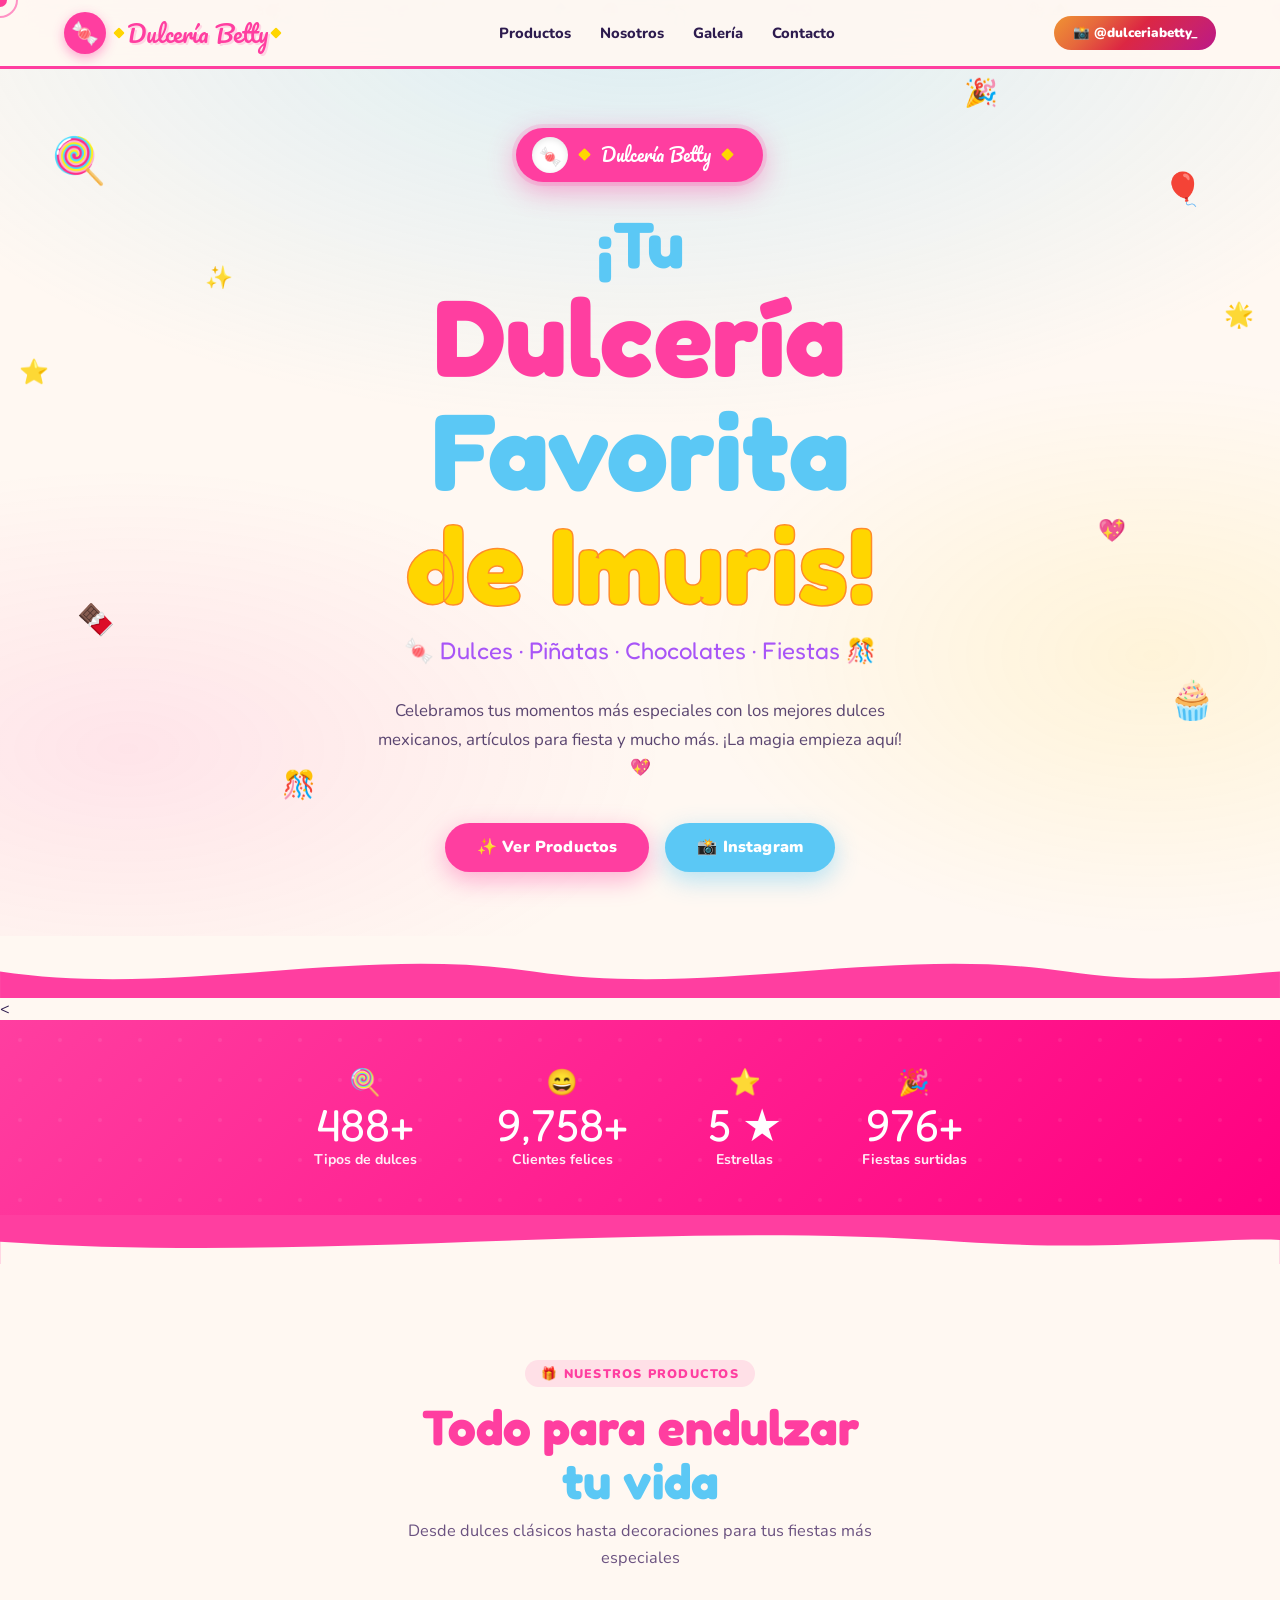
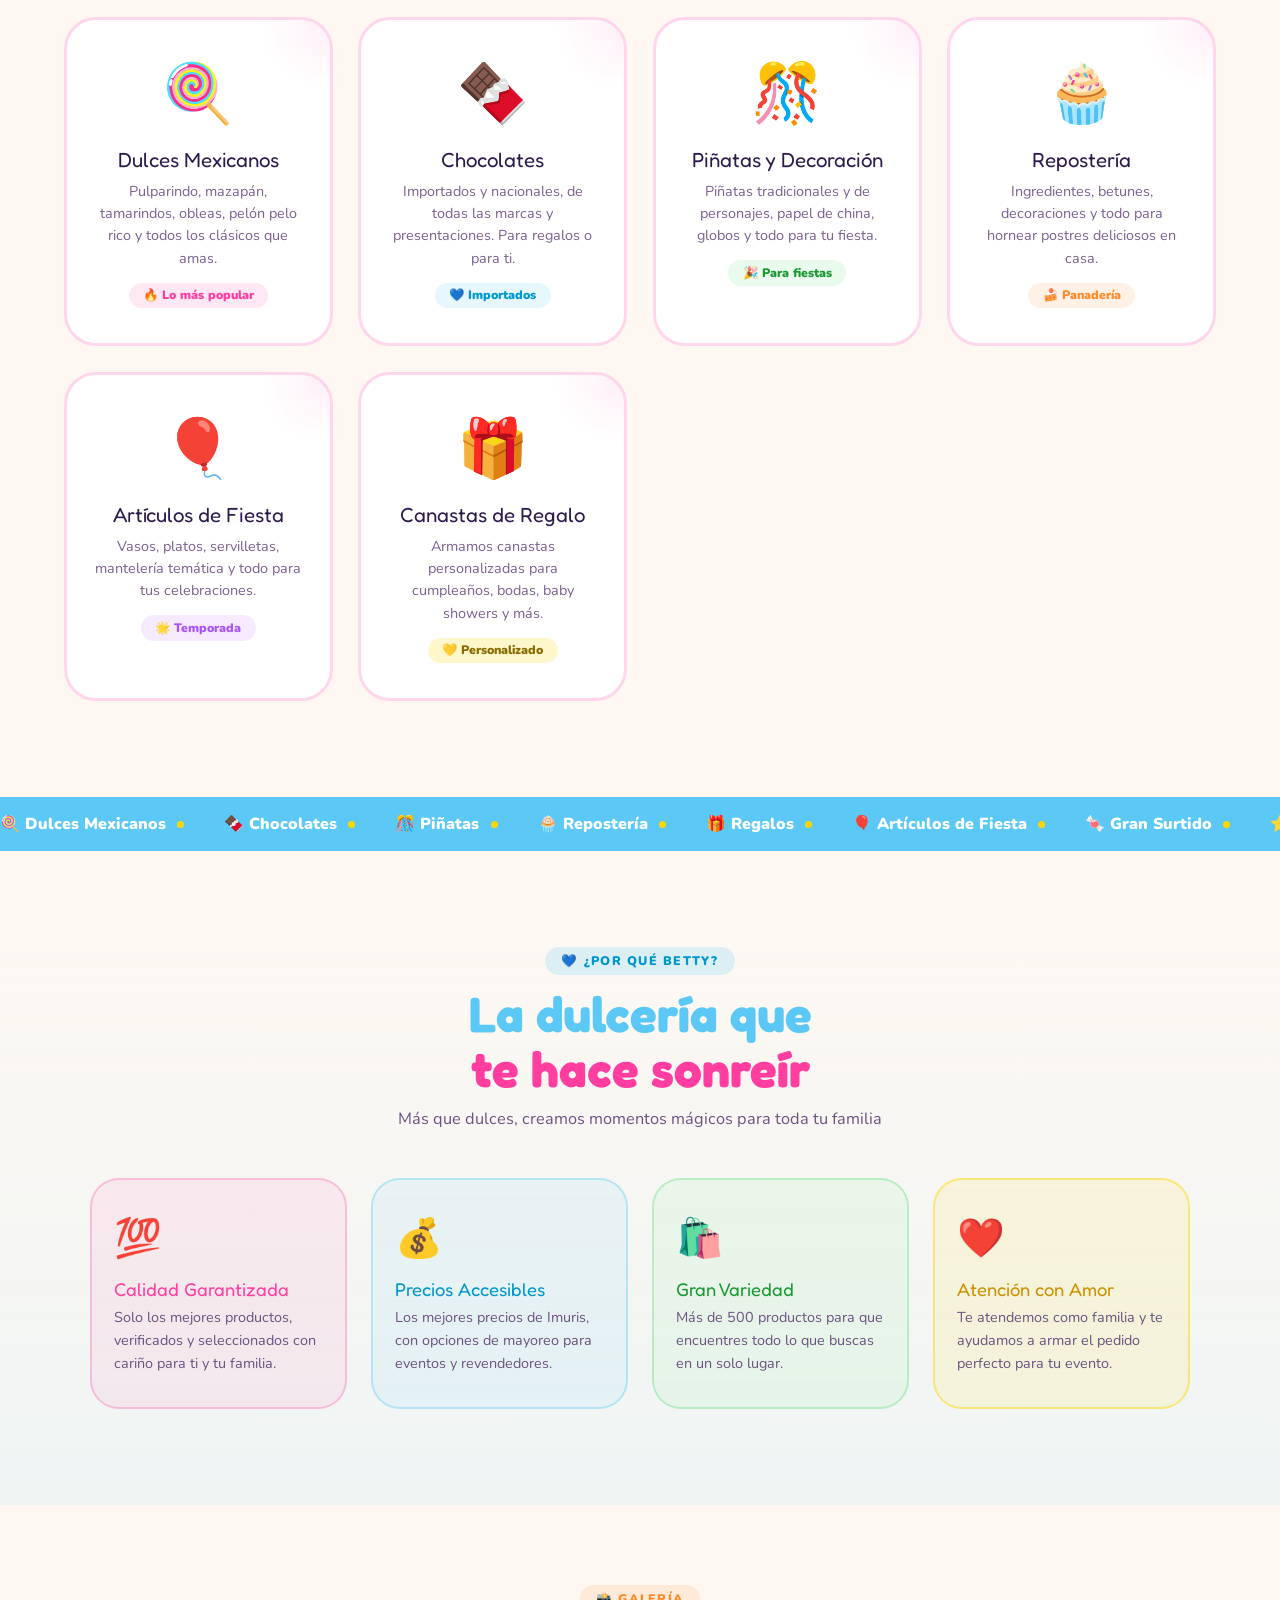
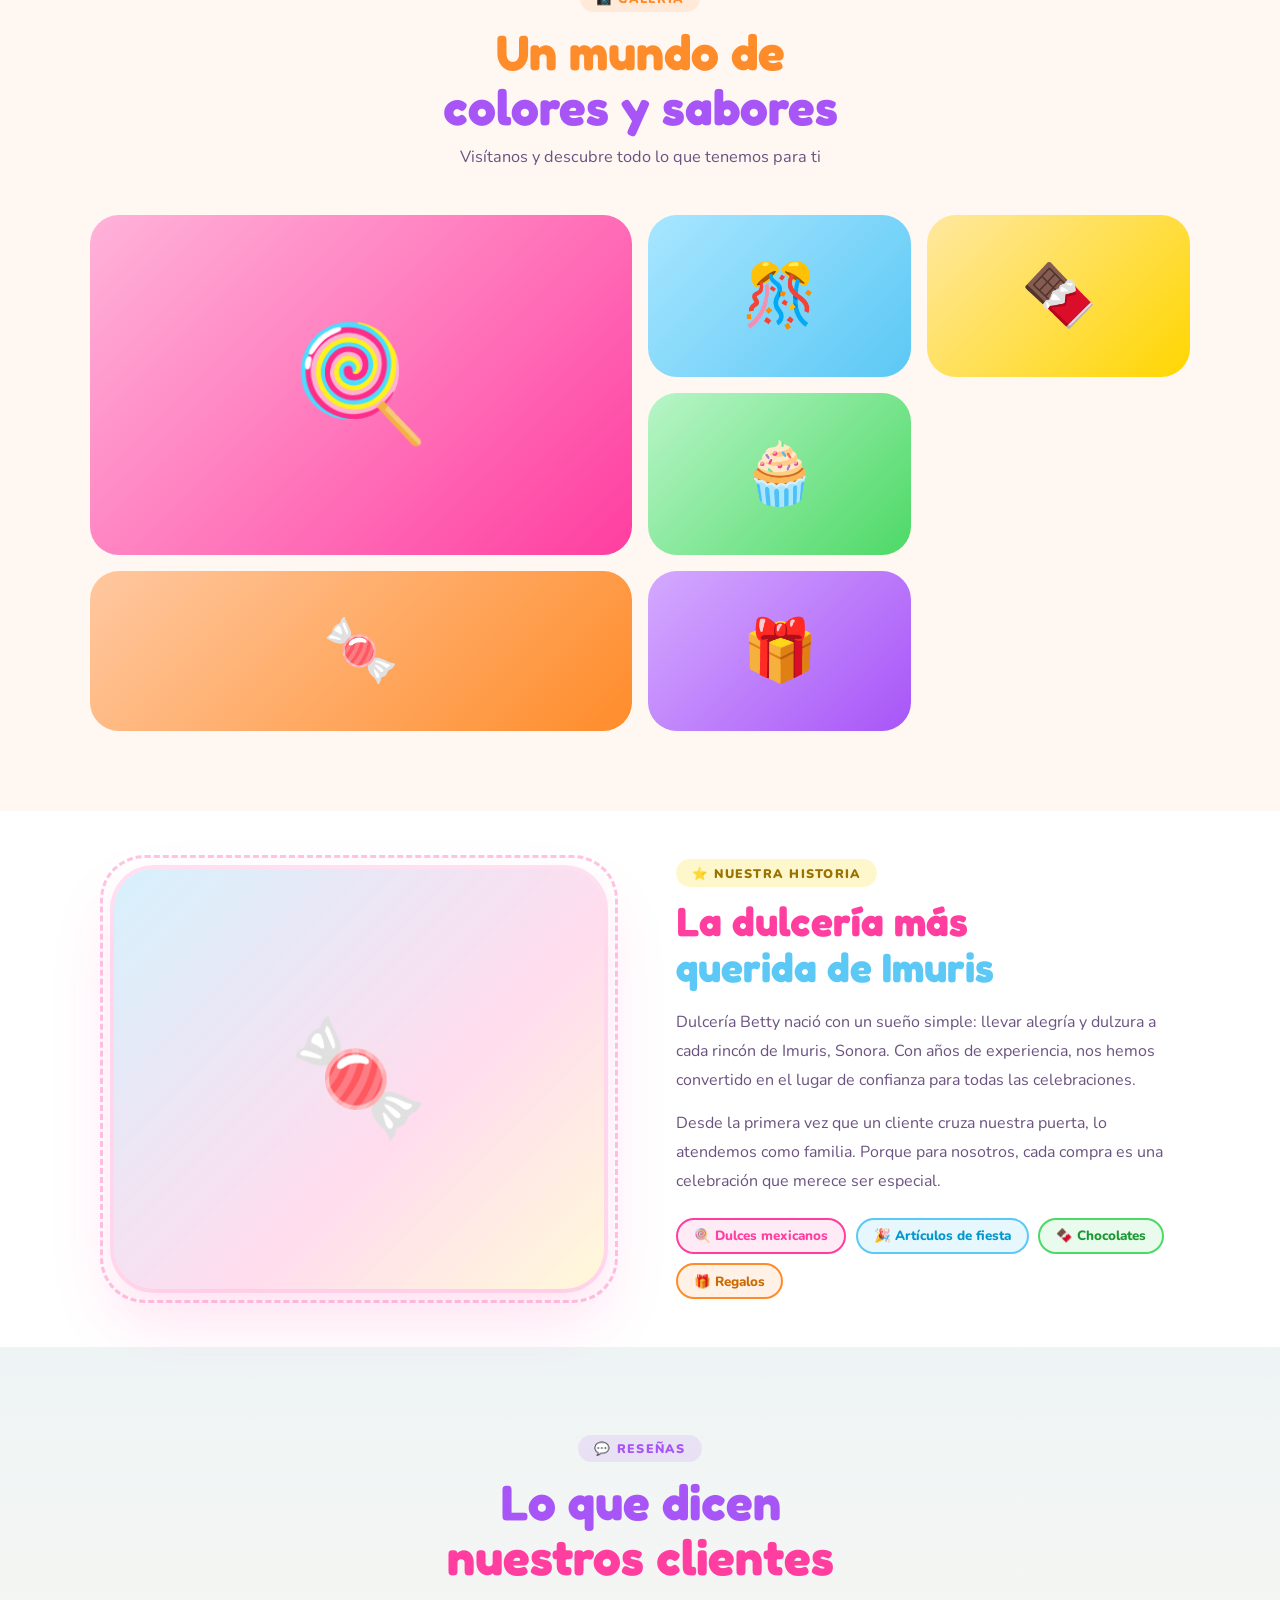
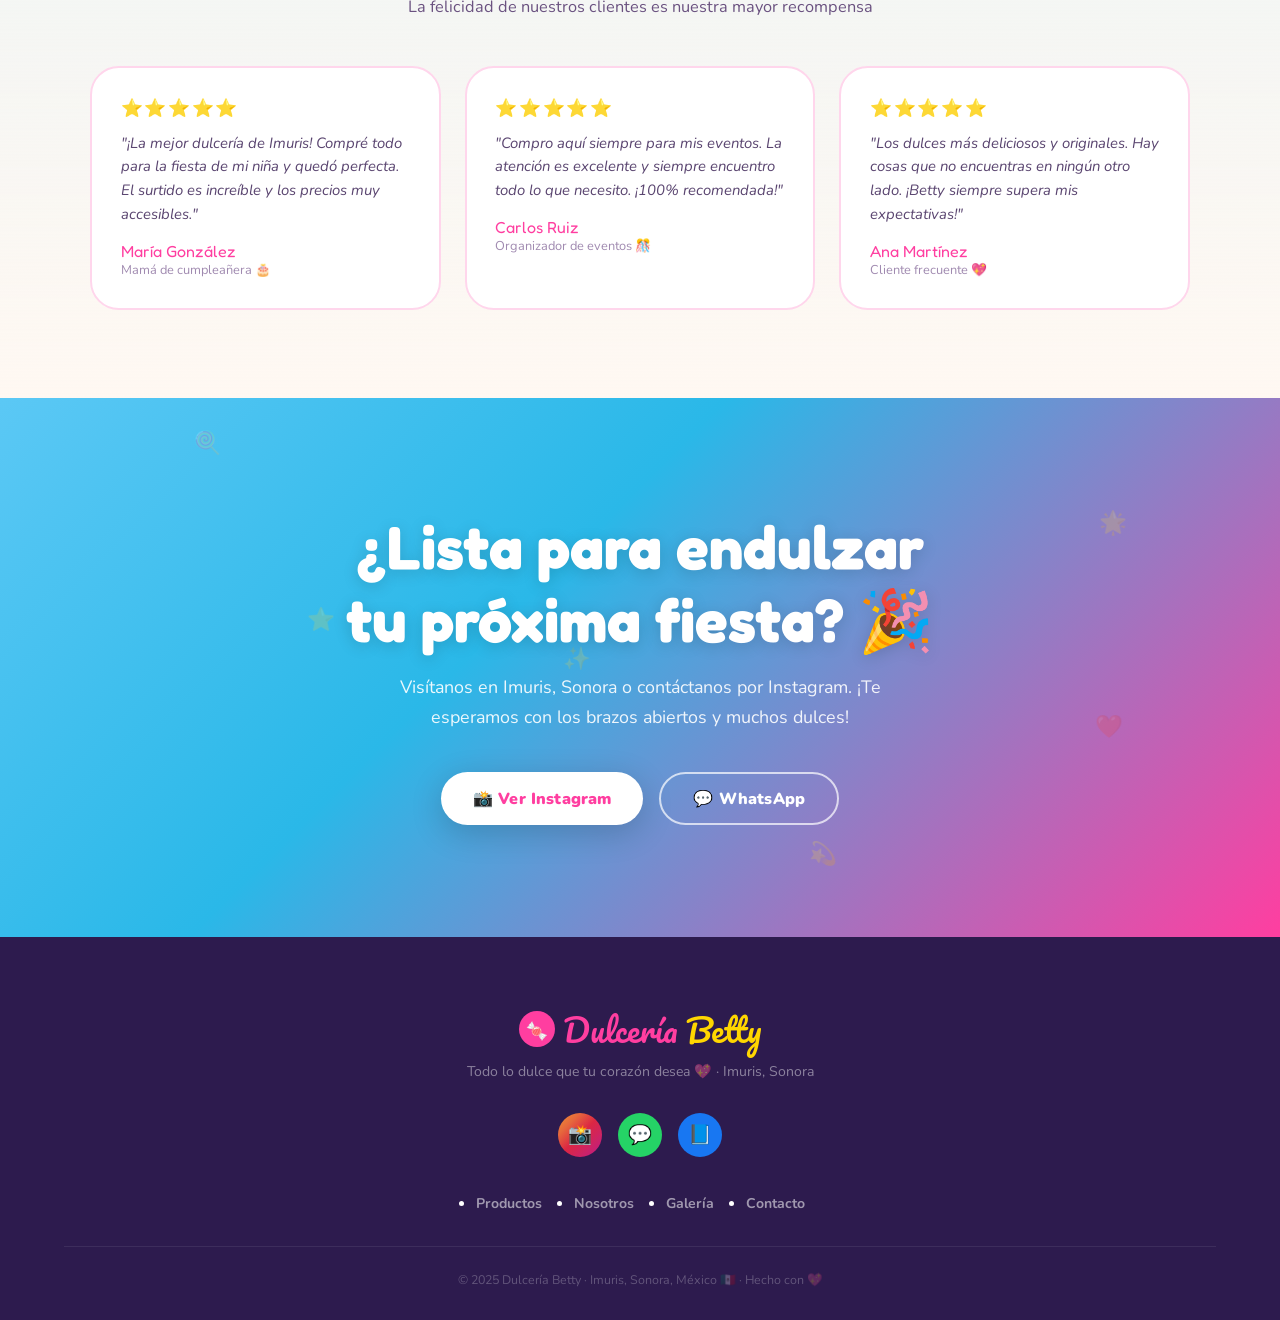
<file: index.html>
<!DOCTYPE html>
<html lang="es">
<head>
<meta charset="UTF-8">
<meta name="viewport" content="width=device-width, initial-scale=1.0">
<title>Dulcería Betty 🍬 — Imuris, Sonora</title>
<link href="https://fonts.googleapis.com/css2?family=Pacifico&family=Nunito:wght@400;700;800;900&family=Fredoka+One&display=swap" rel="stylesheet">
<link rel="stylesheet" href="style.css">
</head>
<body>

<div id="cur"></div>
<div id="cur2"></div>
<div class="bg-floats" id="bgF"></div>


<nav>
  <a href="#" class="nav-logo">
    <div class="logo-bubble">🍬</div>
    <div class="logo-text">
      <span class="logo-gem"></span>
      Dulcería Betty
      <span class="logo-gem"></span>
    </div>
  </a>
  <ul class="nav-links">
    <li><a href="#productos">Productos</a></li>
    <li><a href="#nosotros">Nosotros</a></li>
    <li><a href="#galeria">Galería</a></li>
    <li><a href="#contacto">Contacto</a></li>
  </ul>
  <a href="https://www.instagram.com/dulceriabetty_/" target="_blank" class="nav-ig">📸 @dulceriabetty_</a>
</nav>


<section class="hero">
  <div class="hero-floats">
    <span class="hf" style="top:14%;left:4%;font-size:2.8rem;animation-duration:4s;animation-delay:0s">🍭</span>
    <span class="hf" style="top:18%;right:6%;font-size:2rem;animation-duration:3.5s;animation-delay:.6s">🎈</span>
    <span class="hf" style="top:64%;left:6%;font-size:1.9rem;animation-duration:4.2s;animation-delay:1.3s">🍫</span>
    <span class="hf" style="top:72%;right:5%;font-size:2.4rem;animation-duration:3.8s;animation-delay:.4s">🧁</span>
    <span class="hf" style="top:38%;left:1.5%;font-size:1.5rem;animation-duration:3.2s;animation-delay:1s">⭐</span>
    <span class="hf" style="top:32%;right:2%;font-size:1.5rem;animation-duration:4.5s;animation-delay:1.9s">🌟</span>
    <span class="hf" style="top:82%;left:22%;font-size:1.7rem;animation-duration:3.6s;animation-delay:.8s">🎊</span>
    <span class="hf" style="top:8%;right:22%;font-size:1.7rem;animation-duration:4.1s;animation-delay:1.5s">🎉</span>
    <span class="hf" style="top:55%;right:12%;font-size:1.4rem;animation-duration:3.9s;animation-delay:2.2s">💖</span>
    <span class="hf" style="top:28%;left:16%;font-size:1.4rem;animation-duration:4.4s;animation-delay:.2s">✨</span>
  </div>

  <div style="position:relative;z-index:1;">
    <!-- Logo badge fiel al branding -->
    <div class="hero-logo-badge">
      <div class="hero-logo-bubble">🍬</div>
      <span class="gem"></span>
      Dulcería Betty
      <span class="gem"></span>
    </div>

    <h1>
      <span style="display:block;color:var(--sky);font-size:.6em">¡Tu</span>
      <span class="h1-pink">Dulcería</span><br>
      <span class="h1-sky">Favorita</span><br>
      <span class="h1-yellow">de Imuris!</span>
    </h1>

    <p class="hero-sub">🍬 Dulces · Piñatas · Chocolates · Fiestas 🎊</p>
    <p class="hero-desc">
      Celebramos tus momentos más especiales con los mejores dulces mexicanos,
      artículos para fiesta y mucho más. ¡La magia empieza aquí! 💖
    </p>
    <div class="hero-btns">
      <a href="#productos" class="btn btn-pink" id="btnVer">✨ Ver Productos</a>
      <a href="https://www.instagram.com/dulceriabetty_/" target="_blank" class="btn btn-sky">📸 Instagram</a>
    </div>
  </div>
</section>


<div class="wave">
  <svg viewBox="0 0 1440 70" xmlns="http://www.w3.org/2000/svg">
    <path d="M0,40 C200,70 400,10 600,40 C800,70 1000,10 1200,40 C1300,55 1370,45 1440,40 L1440,70 L0,70 Z" fill="#FF3EA0"/>
  </svg>
</div>

<
<div class="stats">
  <div class="stat reveal"><span class="stat-icon">🍭</span><span class="stat-num" data-count="500">0</span><span class="stat-label">Tipos de dulces</span></div>
  <div class="stat reveal" style="transition-delay:.1s"><span class="stat-icon">😄</span><span class="stat-num" data-count="10000">0</span><span class="stat-label">Clientes felices</span></div>
  <div class="stat reveal" style="transition-delay:.2s"><span class="stat-icon">⭐</span><span class="stat-num" data-count="5">0</span><span class="stat-label">Estrellas</span></div>
  <div class="stat reveal" style="transition-delay:.3s"><span class="stat-icon">🎉</span><span class="stat-num" data-count="1000">0</span><span class="stat-label">Fiestas surtidas</span></div>
</div>

<!-- WAVE sky -->
<div class="wave" style="background:var(--pink)">
  <svg viewBox="0 0 1440 55" xmlns="http://www.w3.org/2000/svg">
    <path d="M0,30 C360,55 720,5 1080,30 C1260,42 1360,25 1440,28 L1440,55 L0,55 Z" fill="#FFF8F2"/>
  </svg>
</div>


<section class="products" id="productos">
  <div class="tag reveal" style="background:rgba(255,62,160,.13);color:var(--pink)">🎁 Nuestros Productos</div>
  <h2 class="sec-title reveal" style="color:var(--pink)">Todo para endulzar<br><span style="color:var(--sky)">tu vida</span></h2>
  <p class="sec-sub reveal">Desde dulces clásicos hasta decoraciones para tus fiestas más especiales</p>

  <div class="products-grid">
    <div class="pcard reveal">
      <span class="pcard-emoji">🍭</span>
      <div class="pcard-name">Dulces Mexicanos</div>
      <p class="pcard-desc">Pulparindo, mazapán, tamarindos, obleas, pelón pelo rico y todos los clásicos que amas.</p>
      <span class="ptag" style="background:rgba(255,62,160,.12);color:var(--pink)">🔥 Lo más popular</span>
    </div>
    <div class="pcard reveal" style="transition-delay:.1s">
      <span class="pcard-emoji">🍫</span>
      <div class="pcard-name">Chocolates</div>
      <p class="pcard-desc">Importados y nacionales, de todas las marcas y presentaciones. Para regalos o para ti.</p>
      <span class="ptag" style="background:rgba(91,200,245,.15);color:#0097cc">💙 Importados</span>
    </div>
    <div class="pcard reveal" style="transition-delay:.2s">
      <span class="pcard-emoji">🎊</span>
      <div class="pcard-name">Piñatas y Decoración</div>
      <p class="pcard-desc">Piñatas tradicionales y de personajes, papel de china, globos y todo para tu fiesta.</p>
      <span class="ptag" style="background:rgba(77,217,102,.12);color:#1a9933">🎉 Para fiestas</span>
    </div>
    <div class="pcard reveal" style="transition-delay:.3s">
      <span class="pcard-emoji">🧁</span>
      <div class="pcard-name">Repostería</div>
      <p class="pcard-desc">Ingredientes, betunes, decoraciones y todo para hornear postres deliciosos en casa.</p>
      <span class="ptag" style="background:rgba(255,140,42,.12);color:var(--orange)">🍰 Panadería</span>
    </div>
    <div class="pcard reveal" style="transition-delay:.4s">
      <span class="pcard-emoji">🎈</span>
      <div class="pcard-name">Artículos de Fiesta</div>
      <p class="pcard-desc">Vasos, platos, servilletas, mantelería temática y todo para tus celebraciones.</p>
      <span class="ptag" style="background:rgba(168,85,247,.12);color:var(--purple)">🌟 Temporada</span>
    </div>
    <div class="pcard reveal" style="transition-delay:.5s">
      <span class="pcard-emoji">🎁</span>
      <div class="pcard-name">Canastas de Regalo</div>
      <p class="pcard-desc">Armamos canastas personalizadas para cumpleaños, bodas, baby showers y más.</p>
      <span class="ptag" style="background:rgba(255,214,0,.2);color:#8a6b00">💛 Personalizado</span>
    </div>
  </div>
</section>

<!-- MARQUEE -->
<div class="mq-wrap">
  <div class="mq-track" id="mqTrack"></div>
</div>


<section class="features">
  <div class="tag reveal" style="background:rgba(91,200,245,.2);color:#0097cc">💙 ¿Por qué Betty?</div>
  <h2 class="sec-title reveal" style="color:var(--sky)">La dulcería que<br><span style="color:var(--pink)">te hace sonreír</span></h2>
  <p class="sec-sub reveal">Más que dulces, creamos momentos mágicos para toda tu familia</p>
  <div class="feats-grid">
    <div class="fcard reveal" style="background:rgba(255,62,160,.07);border-color:rgba(255,62,160,.25)">
      <span class="fcard-icon">💯</span>
      <div class="fcard-title" style="color:var(--pink)">Calidad Garantizada</div>
      <p class="fcard-desc">Solo los mejores productos, verificados y seleccionados con cariño para ti y tu familia.</p>
    </div>
    <div class="fcard reveal" style="background:rgba(91,200,245,.09);border-color:rgba(91,200,245,.35);transition-delay:.1s">
      <span class="fcard-icon">💰</span>
      <div class="fcard-title" style="color:#0097cc">Precios Accesibles</div>
      <p class="fcard-desc">Los mejores precios de Imuris, con opciones de mayoreo para eventos y revendedores.</p>
    </div>
    <div class="fcard reveal" style="background:rgba(77,217,102,.07);border-color:rgba(77,217,102,.3);transition-delay:.2s">
      <span class="fcard-icon">🛍️</span>
      <div class="fcard-title" style="color:#1a9933">Gran Variedad</div>
      <p class="fcard-desc">Más de 500 productos para que encuentres todo lo que buscas en un solo lugar.</p>
    </div>
    <div class="fcard reveal" style="background:rgba(255,214,0,.1);border-color:rgba(255,214,0,.45);transition-delay:.3s">
      <span class="fcard-icon">❤️</span>
      <div class="fcard-title" style="color:#cc9200">Atención con Amor</div>
      <p class="fcard-desc">Te atendemos como familia y te ayudamos a armar el pedido perfecto para tu evento.</p>
    </div>
  </div>
</section>


<section class="gallery" id="galeria">
  <div class="tag reveal" style="background:rgba(255,140,42,.12);color:var(--orange)">📸 Galería</div>
  <h2 class="sec-title reveal" style="color:var(--orange)">Un mundo de<br><span style="color:var(--purple)">colores y sabores</span></h2>
  <p class="sec-sub reveal">Visítanos y descubre todo lo que tenemos para ti</p>
  <div class="gal-grid">
    <div class="gcell g1 reveal" data-label="Dulces Mexicanos">🍭</div>
    <div class="gcell g2 reveal" style="transition-delay:.1s" data-label="Artículos de Fiesta">🎊</div>
    <div class="gcell g3 reveal" style="transition-delay:.2s" data-label="Chocolates">🍫</div>
    <div class="gcell g4 reveal" style="transition-delay:.1s" data-label="Repostería">🧁</div>
    <div class="gcell g5 reveal" style="transition-delay:.2s" data-label="Surtido Variado">🍬</div>
    <div class="gcell g6 reveal" style="transition-delay:.3s" data-label="Regalos">🎁</div>
  </div>
</section>


<div class="about-bg" id="nosotros">
  <div class="about-wrap">
    <div class="about-vis reveal-l">
      <div class="about-emoji">🍬</div>
    </div>
    <div class="reveal-r">
      <div class="tag" style="background:rgba(255,214,0,.2);color:#9a7200">⭐ Nuestra Historia</div>
      <h2 class="about-title">
        <span style="color:var(--pink)">La dulcería más</span><br>
        <span style="color:var(--sky)">querida de Imuris</span>
      </h2>
      <p class="about-text">Dulcería Betty nació con un sueño simple: llevar alegría y dulzura a cada rincón de Imuris, Sonora. Con años de experiencia, nos hemos convertido en el lugar de confianza para todas las celebraciones.</p>
      <p class="about-text">Desde la primera vez que un cliente cruza nuestra puerta, lo atendemos como familia. Porque para nosotros, cada compra es una celebración que merece ser especial.</p>
      <div class="pills">
        <span class="pill p-pink">🍭 Dulces mexicanos</span>
        <span class="pill p-sky">🎉 Artículos de fiesta</span>
        <span class="pill p-green">🍫 Chocolates</span>
        <span class="pill p-orange">🎁 Regalos</span>
      </div>
    </div>
  </div>
</div>


<section class="tests">
  <div class="tag reveal" style="background:rgba(168,85,247,.12);color:var(--purple)">💬 Reseñas</div>
  <h2 class="sec-title reveal" style="color:var(--purple)">Lo que dicen<br><span style="color:var(--pink)">nuestros clientes</span></h2>
  <p class="sec-sub reveal">La felicidad de nuestros clientes es nuestra mayor recompensa</p>
  <div class="test-grid">
    <div class="tcard reveal">
      <div class="tstars">⭐⭐⭐⭐⭐</div>
      <p class="ttext">"¡La mejor dulcería de Imuris! Compré todo para la fiesta de mi niña y quedó perfecta. El surtido es increíble y los precios muy accesibles."</p>
      <div class="tauthor">María González</div>
      <div class="trole">Mamá de cumpleañera 🎂</div>
    </div>
    <div class="tcard reveal" style="transition-delay:.1s">
      <div class="tstars">⭐⭐⭐⭐⭐</div>
      <p class="ttext">"Compro aquí siempre para mis eventos. La atención es excelente y siempre encuentro todo lo que necesito. ¡100% recomendada!"</p>
      <div class="tauthor">Carlos Ruiz</div>
      <div class="trole">Organizador de eventos 🎊</div>
    </div>
    <div class="tcard reveal" style="transition-delay:.2s">
      <div class="tstars">⭐⭐⭐⭐⭐</div>
      <p class="ttext">"Los dulces más deliciosos y originales. Hay cosas que no encuentras en ningún otro lado. ¡Betty siempre supera mis expectativas!"</p>
      <div class="tauthor">Ana Martínez</div>
      <div class="trole">Cliente frecuente 💖</div>
    </div>
  </div>
</section>


<section class="cta" id="contacto">
  <div class="cta-stars" id="ctaStars"></div>
  <div class="cta-inner reveal">
    <h2>¿Lista para endulzar<br>tu próxima fiesta? 🎉</h2>
    <p>Visítanos en Imuris, Sonora o contáctanos por Instagram. ¡Te esperamos con los brazos abiertos y muchos dulces!</p>
    <div class="hero-btns">
      <a href="https://www.instagram.com/dulceriabetty_/" target="_blank" class="btn btn-white" id="btnIG">📸 Ver Instagram</a>
      <a href="https://wa.me/526311065212 " target="_blank" class="btn btn-ghost">💬 WhatsApp</a>
    </div>
  </div>
</section>

<!-- ═══════════════════════ FOOTER ═══════════════════════ -->
<footer>
  <div class="foot-logo">
    <div class="foot-logo-bubble">🍬</div>
    <div class="foot-logo-text">Dulcería <span>Betty</span></div>
  </div>
  <p class="foot-tag">Todo lo dulce que tu corazón desea 💖 · Imuris, Sonora</p>
  <div class="soc-row">
    <a href="https://www.instagram.com/dulceriabetty_/" target="_blank" class="soc-btn soc-ig" title="Instagram">📸</a>
    <a href="https://wa.me/526311065212" target="_blank" class="soc-btn soc-wa" title="WhatsApp">💬</a>
    <a href="#" class="soc-btn soc-fb" title="Facebook">📘</a>
  </div>
  <ul class="foot-links">
    <li><a href="#productos">Productos</a></li>
    <li><a href="#nosotros">Nosotros</a></li>
    <li><a href="#galeria">Galería</a></li>
    <li><a href="#contacto">Contacto</a></li>
  </ul>
  <p class="foot-copy">© 2025 Dulcería Betty · Imuris, Sonora, México 🇲🇽 · Hecho con 💖</p>
</footer>

<!-- ═══════════════════════ SCRIPTS ═══════════════════════ -->
<script>
/* ─ CURSOR ─ */
const cur=document.getElementById('cur'),cur2=document.getElementById('cur2');
let mx=0,my=0,cx=0,cy=0;
document.addEventListener('mousemove',e=>{mx=e.clientX;my=e.clientY;cur.style.left=mx+'px';cur.style.top=my+'px';});
(function anim(){cx+=(mx-cx)*.16;cy+=(my-cy)*.16;cur2.style.left=cx+'px';cur2.style.top=cy+'px';requestAnimationFrame(anim);})();
document.querySelectorAll('a,button,.btn,.pcard,.gcell,.tcard').forEach(el=>{
  el.addEventListener('mouseenter',()=>{cur.style.transform='translate(-50%,-50%) scale(2.8)';cur.style.background='var(--yellow)';cur2.style.borderColor='var(--yellow)';});
  el.addEventListener('mouseleave',()=>{cur.style.transform='translate(-50%,-50%) scale(1)';cur.style.background='var(--pink)';cur2.style.borderColor='var(--pink)';});
});

/* ─ BG FLOATS ─ */
const ems=['🍭','🍬','🍫','🧁','🎊','⭐','🍡','🎈','✨','🎉','🍰','🌟','💖','🎀','🎁'];
const bgF=document.getElementById('bgF');
for(let i=0;i<28;i++){
  const s=document.createElement('span');
  s.textContent=ems[Math.floor(Math.random()*ems.length)];
  s.style.cssText=`left:${Math.random()*100}%;font-size:${.9+Math.random()*1.3}rem;animation-duration:${10+Math.random()*20}s;animation-delay:${Math.random()*15}s;`;
  bgF.appendChild(s);
}

/* ─ CTA STARS ─ */
const ctaS=document.getElementById('ctaStars');
['⭐','✨','🌟','💫','❤️','🍭'].forEach((em,i)=>{
  const s=document.createElement('span');
  s.textContent=em;
  s.style.cssText=`position:absolute;font-size:1.4rem;left:${5+Math.random()*90}%;top:${5+Math.random()*90}%;animation-delay:${i*.4}s;`;
  ctaS.appendChild(s);
});

/* ─ MARQUEE ─ */
const items=['🍭 Dulces Mexicanos','🍫 Chocolates','🎊 Piñatas','🧁 Repostería','🎁 Regalos','🎈 Artículos de Fiesta','🍬 Gran Surtido','⭐ Calidad Garantizada','💰 Precios Accesibles','🎉 Imuris, Sonora'];
const track=document.getElementById('mqTrack');
[...items,...items].forEach(t=>{const d=document.createElement('div');d.className='mq-item';d.innerHTML=`<span>${t}</span><span class="mq-dot"></span>`;track.appendChild(d);});

/* ─ SCROLL REVEAL ─ */
const obs=new IntersectionObserver(es=>{es.forEach(e=>{if(e.isIntersecting)e.target.classList.add('on');});},{threshold:.11});
document.querySelectorAll('.reveal,.reveal-l,.reveal-r').forEach(el=>obs.observe(el));

/* ─ COUNT UP ─ */
const cobs=new IntersectionObserver(es=>{
  es.forEach(e=>{
    if(!e.isIntersecting)return;
    const el=e.target,target=+el.dataset.count,t0=performance.now();
    (function tick(now){
      const p=Math.min((now-t0)/1800,1),ease=1-Math.pow(1-p,3),v=Math.round(ease*target);
      el.textContent=target===5?'5 ★':(v>=1000?v.toLocaleString():v)+(target>=100?'+':'');
      if(p<1)requestAnimationFrame(tick);
    })(t0);
    cobs.unobserve(el);
  });
},{threshold:.5});
document.querySelectorAll('[data-count]').forEach(el=>cobs.observe(el));

/* ─ CONFETTI BURST ─ */
const cols=['#FF3EA0','#5BC8F5','#FFD600','#4DD966','#FF8C2A','#A855F7','#FF0080','#fff'];
function burst(x,y){
  for(let i=0;i<26;i++){
    const p=document.createElement('div');
    p.className='cft';
    const tx=(Math.random()-.5)*230,ty=(Math.random()-.5)*230;
    const sz=6+Math.random()*6;
    p.style.cssText=`left:${x}px;top:${y}px;width:${sz}px;height:${sz}px;background:${cols[Math.floor(Math.random()*cols.length)]};border-radius:${Math.random()>.5?'50%':'3px'};`;
    document.body.appendChild(p);
    p.animate([
      {transform:'translate(-50%,-50%) rotate(0deg) scale(1)',opacity:1},
      {transform:`translate(calc(-50% + ${tx}px),calc(-50% + ${ty}px)) rotate(${Math.random()*720}deg) scale(.05)`,opacity:0}
    ],{duration:750+Math.random()*500,easing:'cubic-bezier(.25,.46,.45,.94)',fill:'forwards'}).onfinish=()=>p.remove();
  }
}
document.getElementById('btnVer').addEventListener('click',e=>burst(e.clientX,e.clientY));
document.getElementById('btnIG').addEventListener('click',e=>burst(e.clientX,e.clientY));

/* ─ NAV active scroll ─ */
const secs=document.querySelectorAll('section[id],[id="nosotros"]');
window.addEventListener('scroll',()=>{
  let c='';
  secs.forEach(s=>{if(window.scrollY>=s.offsetTop-140)c=s.id;});
  document.querySelectorAll('.nav-links a').forEach(a=>{a.style.color=a.getAttribute('href')==='#'+c?'var(--pink)':'';});
},{passive:true});
</script>
</body>
</html>
</file>
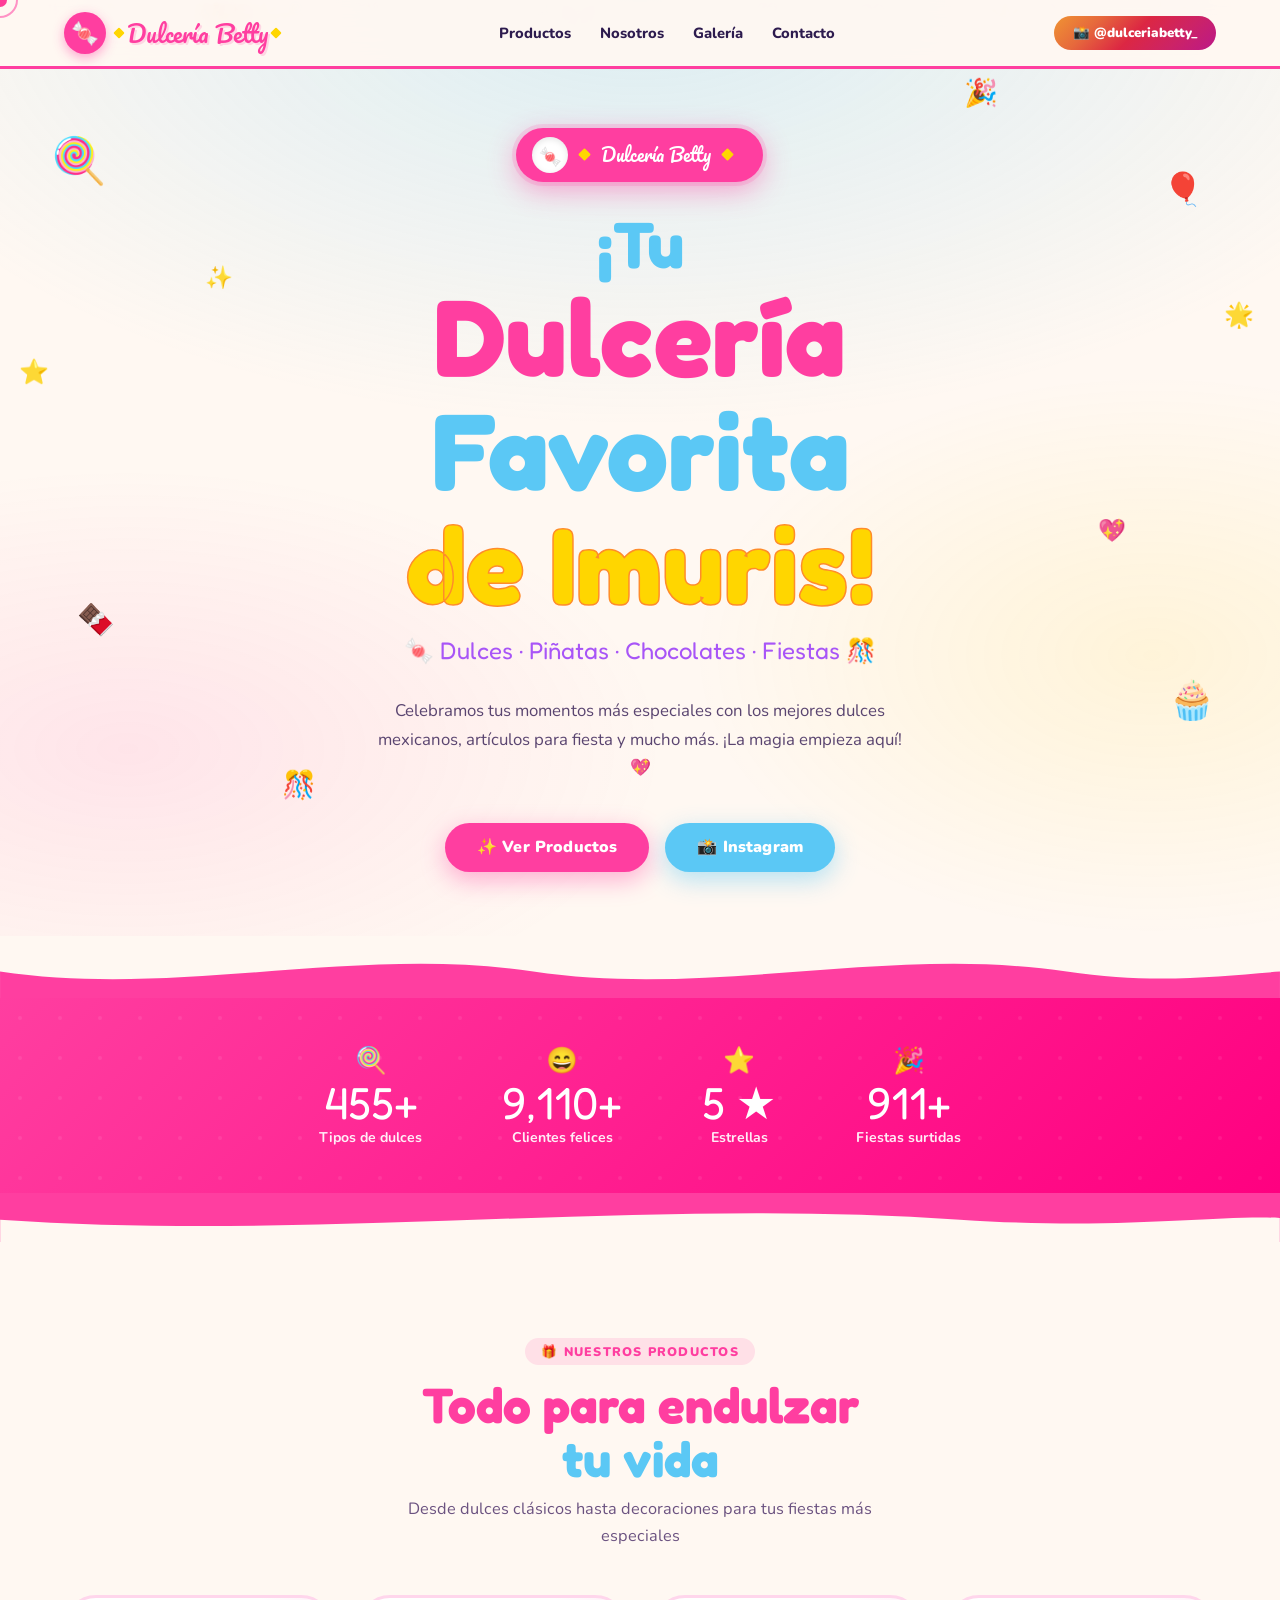
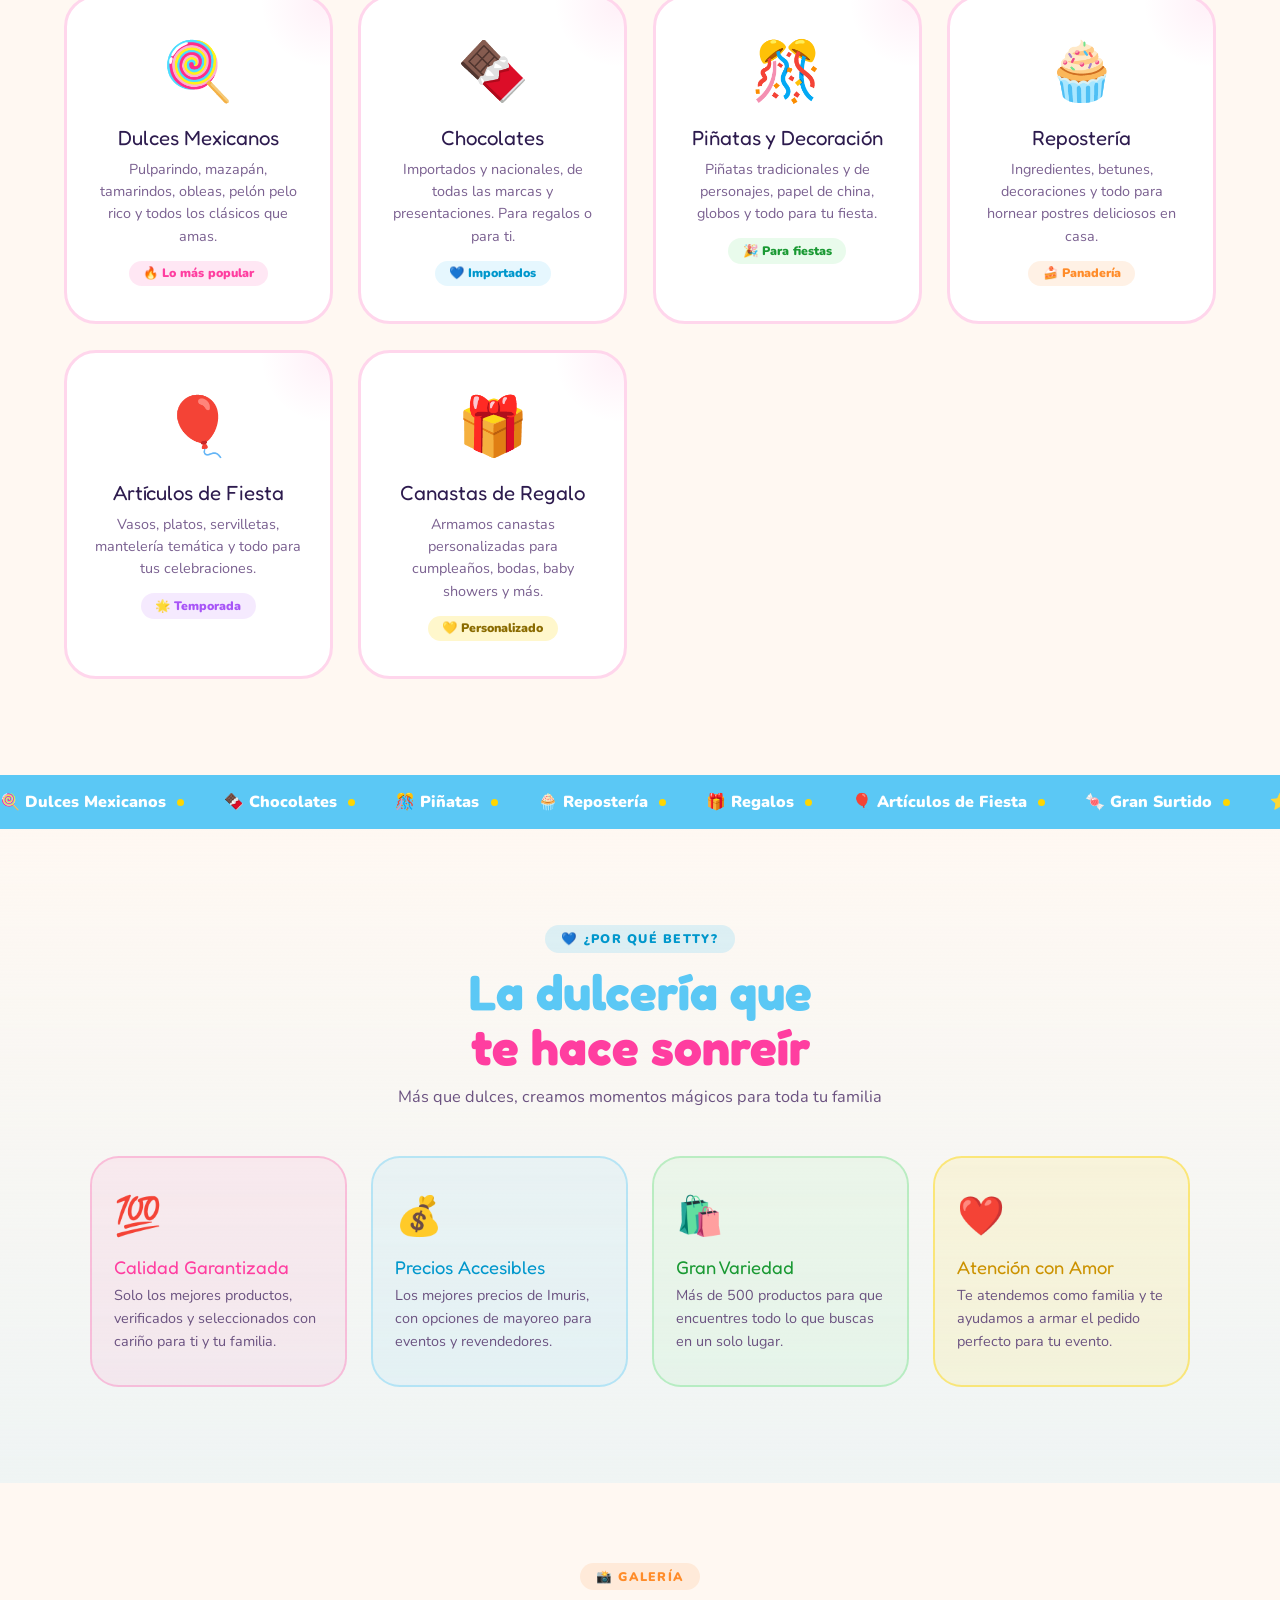
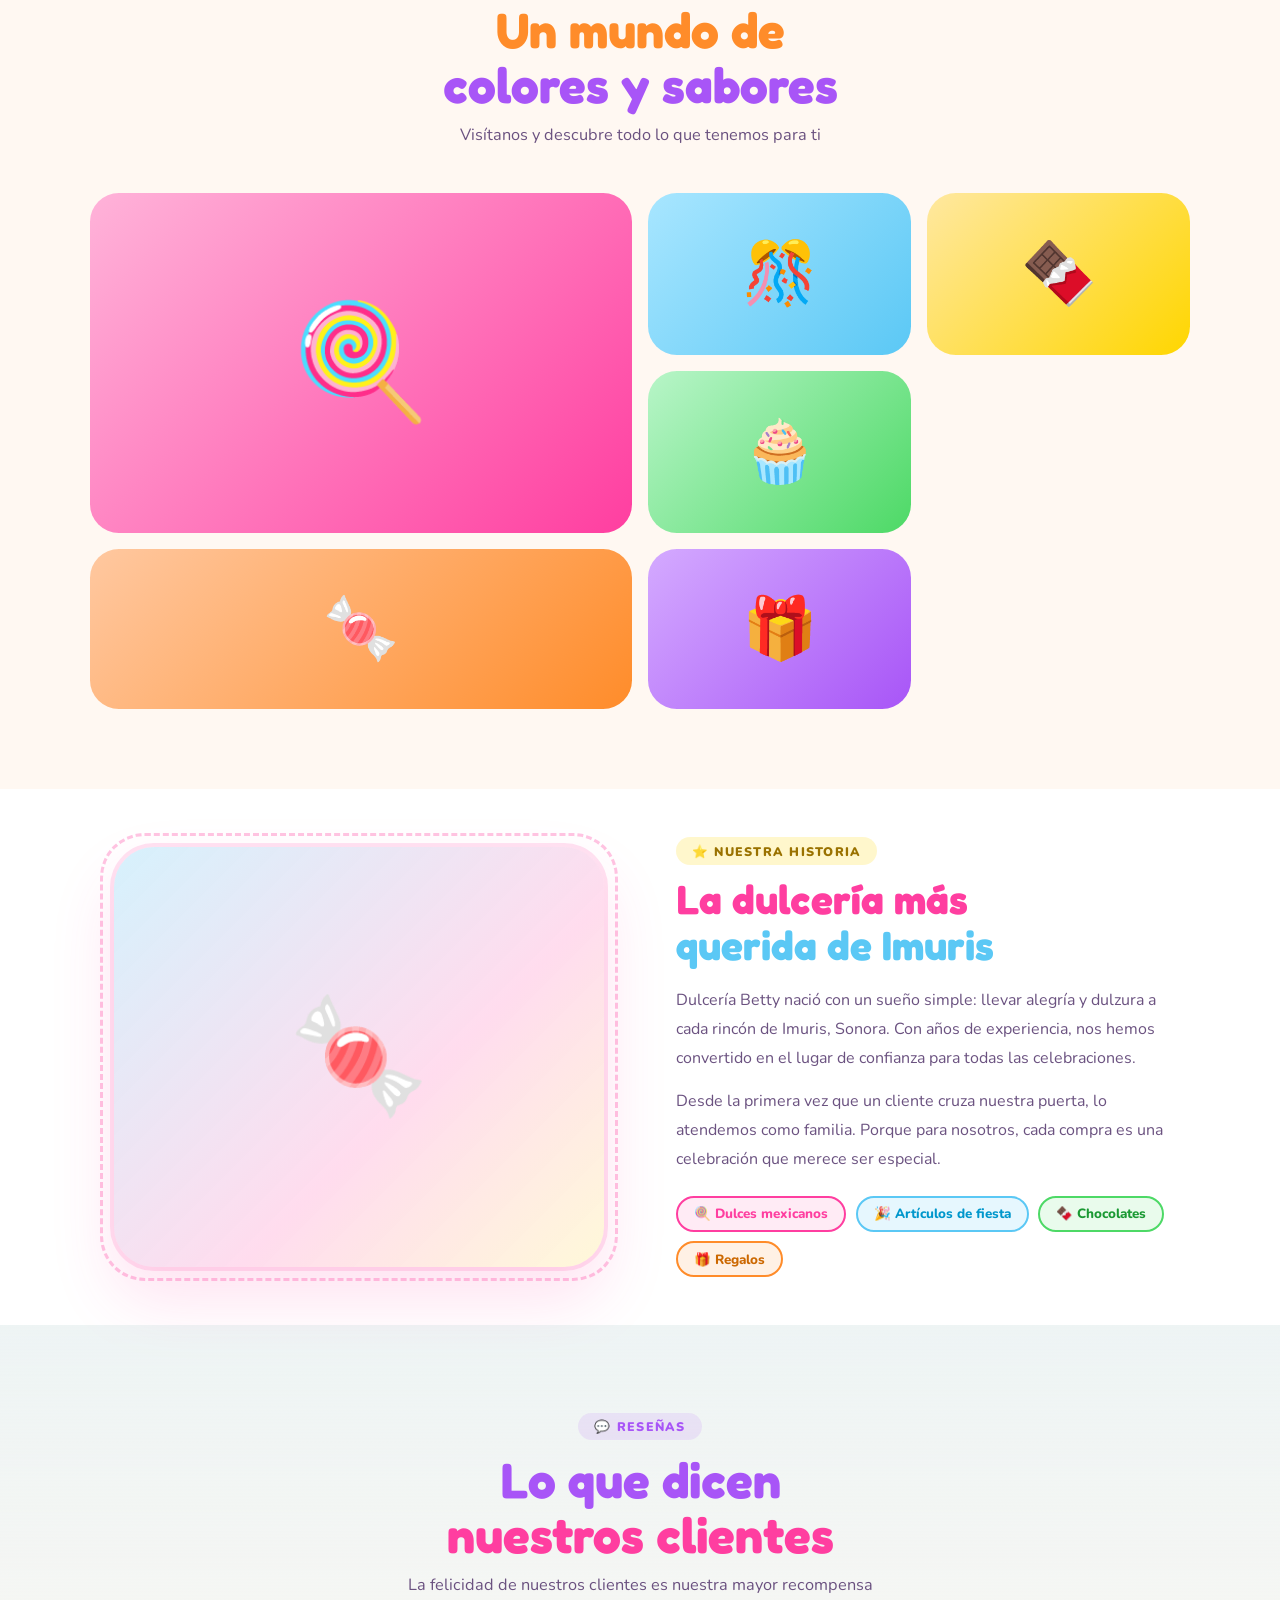
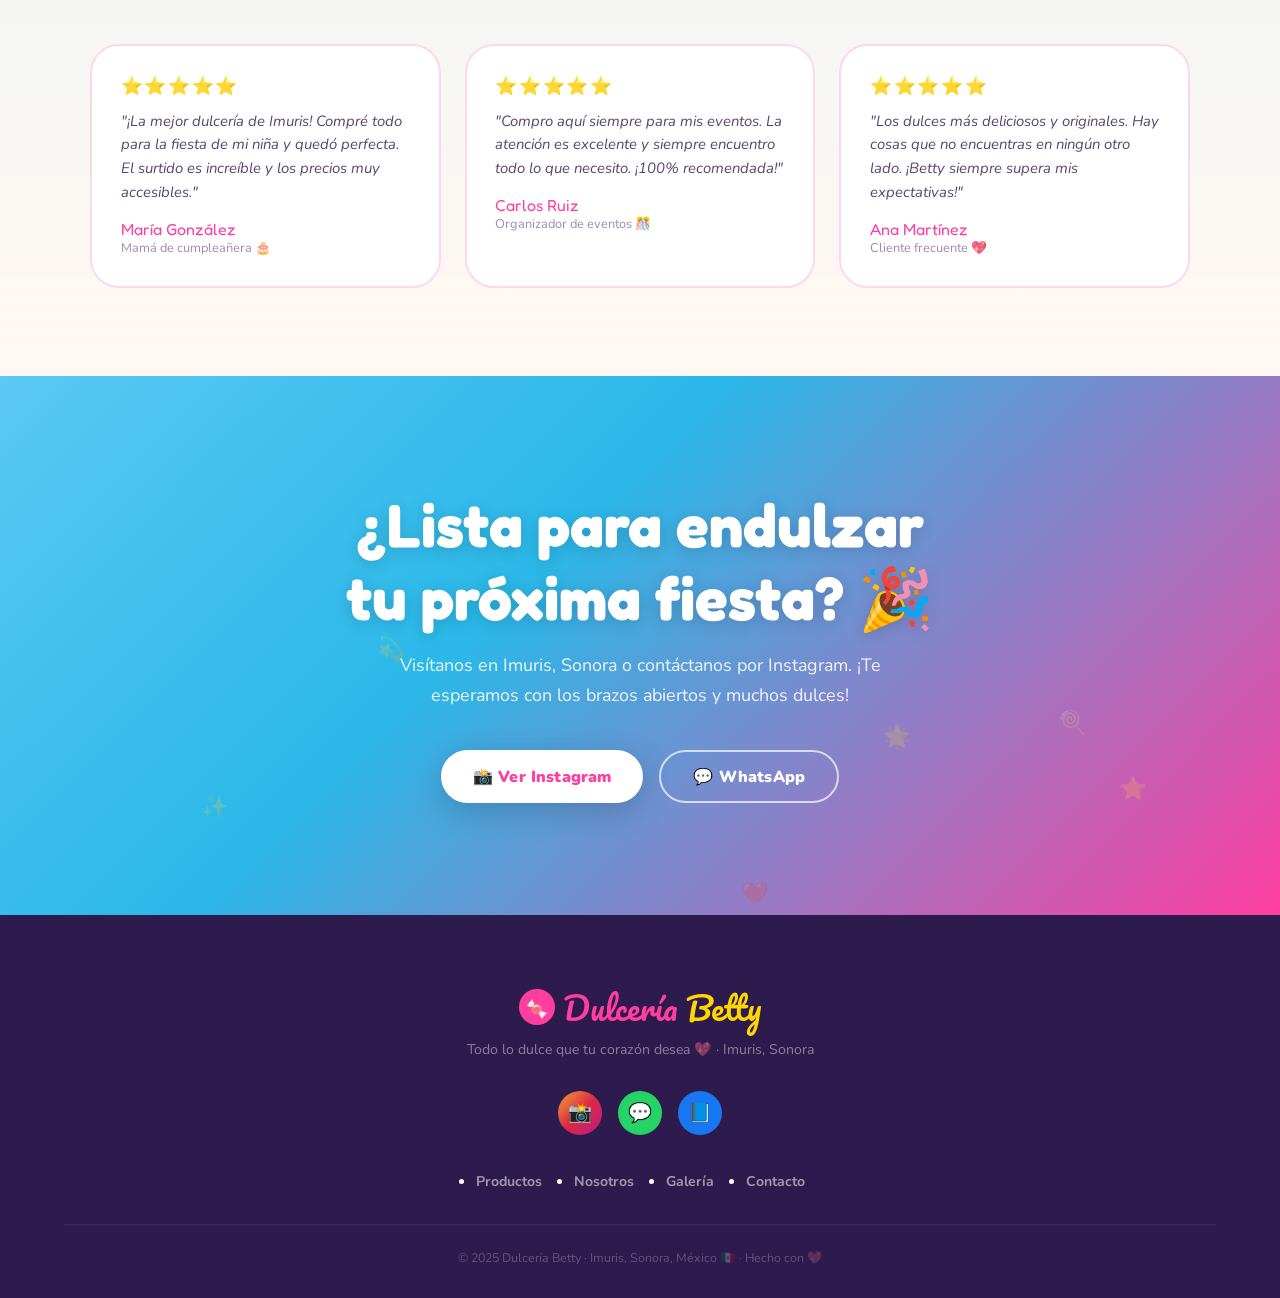
<file: dulceriabetty.html>
<!DOCTYPE html>
<html lang="es">
<head>
<meta charset="UTF-8">
<meta name="viewport" content="width=device-width, initial-scale=1.0">
<title>Dulcería Betty 🍬 — Imuris, Sonora</title>
<link href="https://fonts.googleapis.com/css2?family=Pacifico&family=Nunito:wght@400;700;800;900&family=Fredoka+One&display=swap" rel="stylesheet">
<link rel="stylesheet" href="style.css">
</head>
<body>

<div id="cur"></div>
<div id="cur2"></div>
<div class="bg-floats" id="bgF"></div>

<!-- ═══════════════════════ NAV ═══════════════════════ -->
<nav>
  <a href="#" class="nav-logo">
    <div class="logo-bubble">🍬</div>
    <div class="logo-text">
      <span class="logo-gem"></span>
      Dulcería Betty
      <span class="logo-gem"></span>
    </div>
  </a>
  <ul class="nav-links">
    <li><a href="#productos">Productos</a></li>
    <li><a href="#nosotros">Nosotros</a></li>
    <li><a href="#galeria">Galería</a></li>
    <li><a href="#contacto">Contacto</a></li>
  </ul>
  <a href="https://www.instagram.com/dulceriabetty_/" target="_blank" class="nav-ig">📸 @dulceriabetty_</a>
</nav>

<!-- ═══════════════════════ HERO ═══════════════════════ -->
<section class="hero">
  <div class="hero-floats">
    <span class="hf" style="top:14%;left:4%;font-size:2.8rem;animation-duration:4s;animation-delay:0s">🍭</span>
    <span class="hf" style="top:18%;right:6%;font-size:2rem;animation-duration:3.5s;animation-delay:.6s">🎈</span>
    <span class="hf" style="top:64%;left:6%;font-size:1.9rem;animation-duration:4.2s;animation-delay:1.3s">🍫</span>
    <span class="hf" style="top:72%;right:5%;font-size:2.4rem;animation-duration:3.8s;animation-delay:.4s">🧁</span>
    <span class="hf" style="top:38%;left:1.5%;font-size:1.5rem;animation-duration:3.2s;animation-delay:1s">⭐</span>
    <span class="hf" style="top:32%;right:2%;font-size:1.5rem;animation-duration:4.5s;animation-delay:1.9s">🌟</span>
    <span class="hf" style="top:82%;left:22%;font-size:1.7rem;animation-duration:3.6s;animation-delay:.8s">🎊</span>
    <span class="hf" style="top:8%;right:22%;font-size:1.7rem;animation-duration:4.1s;animation-delay:1.5s">🎉</span>
    <span class="hf" style="top:55%;right:12%;font-size:1.4rem;animation-duration:3.9s;animation-delay:2.2s">💖</span>
    <span class="hf" style="top:28%;left:16%;font-size:1.4rem;animation-duration:4.4s;animation-delay:.2s">✨</span>
  </div>

  <div style="position:relative;z-index:1;">
    <!-- Logo badge fiel al branding -->
    <div class="hero-logo-badge">
      <div class="hero-logo-bubble">🍬</div>
      <span class="gem"></span>
      Dulcería Betty
      <span class="gem"></span>
    </div>

    <h1>
      <span style="display:block;color:var(--sky);font-size:.6em">¡Tu</span>
      <span class="h1-pink">Dulcería</span><br>
      <span class="h1-sky">Favorita</span><br>
      <span class="h1-yellow">de Imuris!</span>
    </h1>

    <p class="hero-sub">🍬 Dulces · Piñatas · Chocolates · Fiestas 🎊</p>
    <p class="hero-desc">
      Celebramos tus momentos más especiales con los mejores dulces mexicanos,
      artículos para fiesta y mucho más. ¡La magia empieza aquí! 💖
    </p>
    <div class="hero-btns">
      <a href="#productos" class="btn btn-pink" id="btnVer">✨ Ver Productos</a>
      <a href="https://www.instagram.com/dulceriabetty_/" target="_blank" class="btn btn-sky">📸 Instagram</a>
    </div>
  </div>
</section>

<!-- WAVE pink -->
<div class="wave">
  <svg viewBox="0 0 1440 70" xmlns="http://www.w3.org/2000/svg">
    <path d="M0,40 C200,70 400,10 600,40 C800,70 1000,10 1200,40 C1300,55 1370,45 1440,40 L1440,70 L0,70 Z" fill="#FF3EA0"/>
  </svg>
</div>

<!-- ═══════════════════════ STATS ═══════════════════════ -->
<div class="stats">
  <div class="stat reveal"><span class="stat-icon">🍭</span><span class="stat-num" data-count="500">0</span><span class="stat-label">Tipos de dulces</span></div>
  <div class="stat reveal" style="transition-delay:.1s"><span class="stat-icon">😄</span><span class="stat-num" data-count="10000">0</span><span class="stat-label">Clientes felices</span></div>
  <div class="stat reveal" style="transition-delay:.2s"><span class="stat-icon">⭐</span><span class="stat-num" data-count="5">0</span><span class="stat-label">Estrellas</span></div>
  <div class="stat reveal" style="transition-delay:.3s"><span class="stat-icon">🎉</span><span class="stat-num" data-count="1000">0</span><span class="stat-label">Fiestas surtidas</span></div>
</div>

<!-- WAVE sky -->
<div class="wave" style="background:var(--pink)">
  <svg viewBox="0 0 1440 55" xmlns="http://www.w3.org/2000/svg">
    <path d="M0,30 C360,55 720,5 1080,30 C1260,42 1360,25 1440,28 L1440,55 L0,55 Z" fill="#FFF8F2"/>
  </svg>
</div>

<!-- ═══════════════════════ PRODUCTS ═══════════════════════ -->
<section class="products" id="productos">
  <div class="tag reveal" style="background:rgba(255,62,160,.13);color:var(--pink)">🎁 Nuestros Productos</div>
  <h2 class="sec-title reveal" style="color:var(--pink)">Todo para endulzar<br><span style="color:var(--sky)">tu vida</span></h2>
  <p class="sec-sub reveal">Desde dulces clásicos hasta decoraciones para tus fiestas más especiales</p>

  <div class="products-grid">
    <div class="pcard reveal">
      <span class="pcard-emoji">🍭</span>
      <div class="pcard-name">Dulces Mexicanos</div>
      <p class="pcard-desc">Pulparindo, mazapán, tamarindos, obleas, pelón pelo rico y todos los clásicos que amas.</p>
      <span class="ptag" style="background:rgba(255,62,160,.12);color:var(--pink)">🔥 Lo más popular</span>
    </div>
    <div class="pcard reveal" style="transition-delay:.1s">
      <span class="pcard-emoji">🍫</span>
      <div class="pcard-name">Chocolates</div>
      <p class="pcard-desc">Importados y nacionales, de todas las marcas y presentaciones. Para regalos o para ti.</p>
      <span class="ptag" style="background:rgba(91,200,245,.15);color:#0097cc">💙 Importados</span>
    </div>
    <div class="pcard reveal" style="transition-delay:.2s">
      <span class="pcard-emoji">🎊</span>
      <div class="pcard-name">Piñatas y Decoración</div>
      <p class="pcard-desc">Piñatas tradicionales y de personajes, papel de china, globos y todo para tu fiesta.</p>
      <span class="ptag" style="background:rgba(77,217,102,.12);color:#1a9933">🎉 Para fiestas</span>
    </div>
    <div class="pcard reveal" style="transition-delay:.3s">
      <span class="pcard-emoji">🧁</span>
      <div class="pcard-name">Repostería</div>
      <p class="pcard-desc">Ingredientes, betunes, decoraciones y todo para hornear postres deliciosos en casa.</p>
      <span class="ptag" style="background:rgba(255,140,42,.12);color:var(--orange)">🍰 Panadería</span>
    </div>
    <div class="pcard reveal" style="transition-delay:.4s">
      <span class="pcard-emoji">🎈</span>
      <div class="pcard-name">Artículos de Fiesta</div>
      <p class="pcard-desc">Vasos, platos, servilletas, mantelería temática y todo para tus celebraciones.</p>
      <span class="ptag" style="background:rgba(168,85,247,.12);color:var(--purple)">🌟 Temporada</span>
    </div>
    <div class="pcard reveal" style="transition-delay:.5s">
      <span class="pcard-emoji">🎁</span>
      <div class="pcard-name">Canastas de Regalo</div>
      <p class="pcard-desc">Armamos canastas personalizadas para cumpleaños, bodas, baby showers y más.</p>
      <span class="ptag" style="background:rgba(255,214,0,.2);color:#8a6b00">💛 Personalizado</span>
    </div>
  </div>
</section>

<!-- MARQUEE -->
<div class="mq-wrap">
  <div class="mq-track" id="mqTrack"></div>
</div>

<!-- ═══════════════════════ FEATURES ═══════════════════════ -->
<section class="features">
  <div class="tag reveal" style="background:rgba(91,200,245,.2);color:#0097cc">💙 ¿Por qué Betty?</div>
  <h2 class="sec-title reveal" style="color:var(--sky)">La dulcería que<br><span style="color:var(--pink)">te hace sonreír</span></h2>
  <p class="sec-sub reveal">Más que dulces, creamos momentos mágicos para toda tu familia</p>
  <div class="feats-grid">
    <div class="fcard reveal" style="background:rgba(255,62,160,.07);border-color:rgba(255,62,160,.25)">
      <span class="fcard-icon">💯</span>
      <div class="fcard-title" style="color:var(--pink)">Calidad Garantizada</div>
      <p class="fcard-desc">Solo los mejores productos, verificados y seleccionados con cariño para ti y tu familia.</p>
    </div>
    <div class="fcard reveal" style="background:rgba(91,200,245,.09);border-color:rgba(91,200,245,.35);transition-delay:.1s">
      <span class="fcard-icon">💰</span>
      <div class="fcard-title" style="color:#0097cc">Precios Accesibles</div>
      <p class="fcard-desc">Los mejores precios de Imuris, con opciones de mayoreo para eventos y revendedores.</p>
    </div>
    <div class="fcard reveal" style="background:rgba(77,217,102,.07);border-color:rgba(77,217,102,.3);transition-delay:.2s">
      <span class="fcard-icon">🛍️</span>
      <div class="fcard-title" style="color:#1a9933">Gran Variedad</div>
      <p class="fcard-desc">Más de 500 productos para que encuentres todo lo que buscas en un solo lugar.</p>
    </div>
    <div class="fcard reveal" style="background:rgba(255,214,0,.1);border-color:rgba(255,214,0,.45);transition-delay:.3s">
      <span class="fcard-icon">❤️</span>
      <div class="fcard-title" style="color:#cc9200">Atención con Amor</div>
      <p class="fcard-desc">Te atendemos como familia y te ayudamos a armar el pedido perfecto para tu evento.</p>
    </div>
  </div>
</section>

<!-- ═══════════════════════ GALLERY ═══════════════════════ -->
<section class="gallery" id="galeria">
  <div class="tag reveal" style="background:rgba(255,140,42,.12);color:var(--orange)">📸 Galería</div>
  <h2 class="sec-title reveal" style="color:var(--orange)">Un mundo de<br><span style="color:var(--purple)">colores y sabores</span></h2>
  <p class="sec-sub reveal">Visítanos y descubre todo lo que tenemos para ti</p>
  <div class="gal-grid">
    <div class="gcell g1 reveal" data-label="Dulces Mexicanos">🍭</div>
    <div class="gcell g2 reveal" style="transition-delay:.1s" data-label="Artículos de Fiesta">🎊</div>
    <div class="gcell g3 reveal" style="transition-delay:.2s" data-label="Chocolates">🍫</div>
    <div class="gcell g4 reveal" style="transition-delay:.1s" data-label="Repostería">🧁</div>
    <div class="gcell g5 reveal" style="transition-delay:.2s" data-label="Surtido Variado">🍬</div>
    <div class="gcell g6 reveal" style="transition-delay:.3s" data-label="Regalos">🎁</div>
  </div>
</section>

<!-- ═══════════════════════ ABOUT ═══════════════════════ -->
<div class="about-bg" id="nosotros">
  <div class="about-wrap">
    <div class="about-vis reveal-l">
      <div class="about-emoji">🍬</div>
    </div>
    <div class="reveal-r">
      <div class="tag" style="background:rgba(255,214,0,.2);color:#9a7200">⭐ Nuestra Historia</div>
      <h2 class="about-title">
        <span style="color:var(--pink)">La dulcería más</span><br>
        <span style="color:var(--sky)">querida de Imuris</span>
      </h2>
      <p class="about-text">Dulcería Betty nació con un sueño simple: llevar alegría y dulzura a cada rincón de Imuris, Sonora. Con años de experiencia, nos hemos convertido en el lugar de confianza para todas las celebraciones.</p>
      <p class="about-text">Desde la primera vez que un cliente cruza nuestra puerta, lo atendemos como familia. Porque para nosotros, cada compra es una celebración que merece ser especial.</p>
      <div class="pills">
        <span class="pill p-pink">🍭 Dulces mexicanos</span>
        <span class="pill p-sky">🎉 Artículos de fiesta</span>
        <span class="pill p-green">🍫 Chocolates</span>
        <span class="pill p-orange">🎁 Regalos</span>
      </div>
    </div>
  </div>
</div>

<!-- ═══════════════════════ TESTIMONIALS ═══════════════════════ -->
<section class="tests">
  <div class="tag reveal" style="background:rgba(168,85,247,.12);color:var(--purple)">💬 Reseñas</div>
  <h2 class="sec-title reveal" style="color:var(--purple)">Lo que dicen<br><span style="color:var(--pink)">nuestros clientes</span></h2>
  <p class="sec-sub reveal">La felicidad de nuestros clientes es nuestra mayor recompensa</p>
  <div class="test-grid">
    <div class="tcard reveal">
      <div class="tstars">⭐⭐⭐⭐⭐</div>
      <p class="ttext">"¡La mejor dulcería de Imuris! Compré todo para la fiesta de mi niña y quedó perfecta. El surtido es increíble y los precios muy accesibles."</p>
      <div class="tauthor">María González</div>
      <div class="trole">Mamá de cumpleañera 🎂</div>
    </div>
    <div class="tcard reveal" style="transition-delay:.1s">
      <div class="tstars">⭐⭐⭐⭐⭐</div>
      <p class="ttext">"Compro aquí siempre para mis eventos. La atención es excelente y siempre encuentro todo lo que necesito. ¡100% recomendada!"</p>
      <div class="tauthor">Carlos Ruiz</div>
      <div class="trole">Organizador de eventos 🎊</div>
    </div>
    <div class="tcard reveal" style="transition-delay:.2s">
      <div class="tstars">⭐⭐⭐⭐⭐</div>
      <p class="ttext">"Los dulces más deliciosos y originales. Hay cosas que no encuentras en ningún otro lado. ¡Betty siempre supera mis expectativas!"</p>
      <div class="tauthor">Ana Martínez</div>
      <div class="trole">Cliente frecuente 💖</div>
    </div>
  </div>
</section>

<!-- ═══════════════════════ CTA ═══════════════════════ -->
<section class="cta" id="contacto">
  <div class="cta-stars" id="ctaStars"></div>
  <div class="cta-inner reveal">
    <h2>¿Lista para endulzar<br>tu próxima fiesta? 🎉</h2>
    <p>Visítanos en Imuris, Sonora o contáctanos por Instagram. ¡Te esperamos con los brazos abiertos y muchos dulces!</p>
    <div class="hero-btns">
      <a href="https://www.instagram.com/dulceriabetty_/" target="_blank" class="btn btn-white" id="btnIG">📸 Ver Instagram</a>
      <a href="https://wa.me/526311234567" target="_blank" class="btn btn-ghost">💬 WhatsApp</a>
    </div>
  </div>
</section>

<!-- ═══════════════════════ FOOTER ═══════════════════════ -->
<footer>
  <div class="foot-logo">
    <div class="foot-logo-bubble">🍬</div>
    <div class="foot-logo-text">Dulcería <span>Betty</span></div>
  </div>
  <p class="foot-tag">Todo lo dulce que tu corazón desea 💖 · Imuris, Sonora</p>
  <div class="soc-row">
    <a href="https://www.instagram.com/dulceriabetty_/" target="_blank" class="soc-btn soc-ig" title="Instagram">📸</a>
    <a href="https://wa.me/526311234567" target="_blank" class="soc-btn soc-wa" title="WhatsApp">💬</a>
    <a href="#" class="soc-btn soc-fb" title="Facebook">📘</a>
  </div>
  <ul class="foot-links">
    <li><a href="#productos">Productos</a></li>
    <li><a href="#nosotros">Nosotros</a></li>
    <li><a href="#galeria">Galería</a></li>
    <li><a href="#contacto">Contacto</a></li>
  </ul>
  <p class="foot-copy">© 2025 Dulcería Betty · Imuris, Sonora, México 🇲🇽 · Hecho con 💖</p>
</footer>

<!-- ═══════════════════════ SCRIPTS ═══════════════════════ -->
<script>
/* ─ CURSOR ─ */
const cur=document.getElementById('cur'),cur2=document.getElementById('cur2');
let mx=0,my=0,cx=0,cy=0;
document.addEventListener('mousemove',e=>{mx=e.clientX;my=e.clientY;cur.style.left=mx+'px';cur.style.top=my+'px';});
(function anim(){cx+=(mx-cx)*.16;cy+=(my-cy)*.16;cur2.style.left=cx+'px';cur2.style.top=cy+'px';requestAnimationFrame(anim);})();
document.querySelectorAll('a,button,.btn,.pcard,.gcell,.tcard').forEach(el=>{
  el.addEventListener('mouseenter',()=>{cur.style.transform='translate(-50%,-50%) scale(2.8)';cur.style.background='var(--yellow)';cur2.style.borderColor='var(--yellow)';});
  el.addEventListener('mouseleave',()=>{cur.style.transform='translate(-50%,-50%) scale(1)';cur.style.background='var(--pink)';cur2.style.borderColor='var(--pink)';});
});

/* ─ BG FLOATS ─ */
const ems=['🍭','🍬','🍫','🧁','🎊','⭐','🍡','🎈','✨','🎉','🍰','🌟','💖','🎀','🎁'];
const bgF=document.getElementById('bgF');
for(let i=0;i<28;i++){
  const s=document.createElement('span');
  s.textContent=ems[Math.floor(Math.random()*ems.length)];
  s.style.cssText=`left:${Math.random()*100}%;font-size:${.9+Math.random()*1.3}rem;animation-duration:${10+Math.random()*20}s;animation-delay:${Math.random()*15}s;`;
  bgF.appendChild(s);
}

/* ─ CTA STARS ─ */
const ctaS=document.getElementById('ctaStars');
['⭐','✨','🌟','💫','❤️','🍭'].forEach((em,i)=>{
  const s=document.createElement('span');
  s.textContent=em;
  s.style.cssText=`position:absolute;font-size:1.4rem;left:${5+Math.random()*90}%;top:${5+Math.random()*90}%;animation-delay:${i*.4}s;`;
  ctaS.appendChild(s);
});

/* ─ MARQUEE ─ */
const items=['🍭 Dulces Mexicanos','🍫 Chocolates','🎊 Piñatas','🧁 Repostería','🎁 Regalos','🎈 Artículos de Fiesta','🍬 Gran Surtido','⭐ Calidad Garantizada','💰 Precios Accesibles','🎉 Imuris, Sonora'];
const track=document.getElementById('mqTrack');
[...items,...items].forEach(t=>{const d=document.createElement('div');d.className='mq-item';d.innerHTML=`<span>${t}</span><span class="mq-dot"></span>`;track.appendChild(d);});

/* ─ SCROLL REVEAL ─ */
const obs=new IntersectionObserver(es=>{es.forEach(e=>{if(e.isIntersecting)e.target.classList.add('on');});},{threshold:.11});
document.querySelectorAll('.reveal,.reveal-l,.reveal-r').forEach(el=>obs.observe(el));

/* ─ COUNT UP ─ */
const cobs=new IntersectionObserver(es=>{
  es.forEach(e=>{
    if(!e.isIntersecting)return;
    const el=e.target,target=+el.dataset.count,t0=performance.now();
    (function tick(now){
      const p=Math.min((now-t0)/1800,1),ease=1-Math.pow(1-p,3),v=Math.round(ease*target);
      el.textContent=target===5?'5 ★':(v>=1000?v.toLocaleString():v)+(target>=100?'+':'');
      if(p<1)requestAnimationFrame(tick);
    })(t0);
    cobs.unobserve(el);
  });
},{threshold:.5});
document.querySelectorAll('[data-count]').forEach(el=>cobs.observe(el));

/* ─ CONFETTI BURST ─ */
const cols=['#FF3EA0','#5BC8F5','#FFD600','#4DD966','#FF8C2A','#A855F7','#FF0080','#fff'];
function burst(x,y){
  for(let i=0;i<26;i++){
    const p=document.createElement('div');
    p.className='cft';
    const tx=(Math.random()-.5)*230,ty=(Math.random()-.5)*230;
    const sz=6+Math.random()*6;
    p.style.cssText=`left:${x}px;top:${y}px;width:${sz}px;height:${sz}px;background:${cols[Math.floor(Math.random()*cols.length)]};border-radius:${Math.random()>.5?'50%':'3px'};`;
    document.body.appendChild(p);
    p.animate([
      {transform:'translate(-50%,-50%) rotate(0deg) scale(1)',opacity:1},
      {transform:`translate(calc(-50% + ${tx}px),calc(-50% + ${ty}px)) rotate(${Math.random()*720}deg) scale(.05)`,opacity:0}
    ],{duration:750+Math.random()*500,easing:'cubic-bezier(.25,.46,.45,.94)',fill:'forwards'}).onfinish=()=>p.remove();
  }
}
document.getElementById('btnVer').addEventListener('click',e=>burst(e.clientX,e.clientY));
document.getElementById('btnIG').addEventListener('click',e=>burst(e.clientX,e.clientY));

/* ─ NAV active scroll ─ */
const secs=document.querySelectorAll('section[id],[id="nosotros"]');
window.addEventListener('scroll',()=>{
  let c='';
  secs.forEach(s=>{if(window.scrollY>=s.offsetTop-140)c=s.id;});
  document.querySelectorAll('.nav-links a').forEach(a=>{a.style.color=a.getAttribute('href')==='#'+c?'var(--pink)':'';});
},{passive:true});
</script>
</body>
</html>
</file>
<file: style.css>
:root {
  --pink:    #FF3EA0;
  --hot:     #FF0080;
  --sky:     #5BC8F5;
  --skylt:   #A8E6FF;
  --yellow:  #FFD600;
  --green:   #4DD966;
  --orange:  #FF8C2A;
  --purple:  #A855F7;
  --cream:   #FFF8F2;
  --white:   #FFFFFF;
  --dark:    #2D1B4E;
}
*{margin:0;padding:0;box-sizing:border-box;}
html{scroll-behavior:smooth;}
body{font-family:'Nunito',sans-serif;background:var(--cream);color:var(--dark);overflow-x:hidden;cursor:none;}

/* ── CURSOR ── */
#cur{width:14px;height:14px;background:var(--pink);border-radius:50%;position:fixed;pointer-events:none;z-index:99999;transform:translate(-50%,-50%);transition:transform .12s,background .25s;mix-blend-mode:multiply;}
#cur2{width:36px;height:36px;border:2.5px solid var(--pink);border-radius:50%;position:fixed;pointer-events:none;z-index:99998;transform:translate(-50%,-50%);transition:transform .28s cubic-bezier(.25,.46,.45,.94),border-color .25s;opacity:.55;}

/* ── FLOATING BG ── */
.bg-floats{position:fixed;inset:0;pointer-events:none;z-index:0;overflow:hidden;}
.bg-floats span{position:absolute;animation:floatUp linear infinite;opacity:.13;}
@keyframes floatUp{0%{transform:translateY(105vh) rotate(0);}100%{transform:translateY(-8vh) rotate(360deg);}}

/* ── NAV ── */
nav{
  position:fixed;top:0;left:0;right:0;z-index:200;
  display:flex;align-items:center;justify-content:space-between;
  padding:.75rem 5%;
  background:rgba(255,248,242,.92);
  backdrop-filter:blur(16px);
  border-bottom:3px solid var(--pink);
  animation:slideDown .7s cubic-bezier(.34,1.56,.64,1) both;
}
@keyframes slideDown{from{transform:translateY(-110%);opacity:0;}to{transform:translateY(0);opacity:1;}}

/* Logo fiel al branding */
.nav-logo{display:flex;align-items:center;gap:.55rem;text-decoration:none;}
.logo-bubble{
  background:var(--pink);border-radius:50%;
  width:42px;height:42px;display:flex;align-items:center;justify-content:center;
  box-shadow:0 4px 12px rgba(255,62,160,.45);
  font-size:1.4rem;
  animation:bobble 2.4s ease-in-out infinite;
  flex-shrink:0;
}
@keyframes bobble{0%,100%{transform:translateY(0);}50%{transform:translateY(-5px);}}
.logo-text{
  font-family:'Pacifico',cursive;font-size:1.45rem;
  color:var(--pink);
  text-shadow:2px 2px 0 rgba(255,62,160,.18);
  display:flex;align-items:center;gap:.25rem;
}
.logo-gem{display:inline-block;width:8px;height:8px;background:var(--yellow);transform:rotate(45deg);border-radius:1px;}

.nav-links{display:flex;gap:1.8rem;list-style:none;}
.nav-links a{text-decoration:none;font-weight:800;font-size:.92rem;color:var(--dark);position:relative;padding:.2rem 0;transition:color .25s;}
.nav-links a::after{content:'';position:absolute;bottom:-2px;left:0;right:0;height:2.5px;background:var(--pink);transform:scaleX(0);transition:transform .3s;border-radius:2px;}
.nav-links a:hover{color:var(--pink);}
.nav-links a:hover::after{transform:scaleX(1);}

.nav-ig{
  display:flex;align-items:center;gap:.45rem;
  background:linear-gradient(135deg,#f09433,#e6683c,#dc2743,#cc2366,#bc1888);
  color:#fff;padding:.5rem 1.15rem;border-radius:2rem;
  font-weight:900;font-size:.83rem;text-decoration:none;
  transition:transform .2s,box-shadow .2s;
}
.nav-ig:hover{transform:scale(1.06);box-shadow:0 6px 20px rgba(220,39,67,.45);}

/* ── HERO ── */
.hero{
  min-height:100vh;display:flex;align-items:center;justify-content:center;
  text-align:center;padding:8rem 2rem 4rem;position:relative;z-index:1;
  background:
    radial-gradient(ellipse 100% 70% at 50% 0%,rgba(91,200,245,.22) 0%,transparent 65%),
    radial-gradient(ellipse 70% 50% at 10% 80%,rgba(255,62,160,.1) 0%,transparent 60%),
    radial-gradient(ellipse 60% 50% at 90% 70%,rgba(255,214,0,.1) 0%,transparent 60%);
}
.hero-floats{position:absolute;inset:0;pointer-events:none;overflow:hidden;}
.hf{position:absolute;animation:hFloat ease-in-out infinite;}
@keyframes hFloat{0%,100%{transform:translateY(0) rotate(-6deg);}50%{transform:translateY(-20px) rotate(6deg);}}

/* Big logo badge in hero */
.hero-logo-badge{
  display:inline-flex;align-items:center;gap:.6rem;
  background:var(--pink);color:#fff;
  padding:.55rem 1.8rem .55rem 1rem;border-radius:3rem;
  font-family:'Pacifico',cursive;font-size:1.1rem;
  margin-bottom:1.8rem;
  box-shadow:0 8px 28px rgba(255,62,160,.45),0 0 0 4px rgba(255,62,160,.15);
  animation:popIn .7s .2s cubic-bezier(.34,1.56,.64,1) both;
}
@keyframes popIn{from{transform:scale(0) rotate(-12deg);opacity:0;}to{transform:scale(1) rotate(0);opacity:1;}}
.hero-logo-badge .gem{display:inline-block;width:9px;height:9px;background:var(--yellow);transform:rotate(45deg);border-radius:1px;margin:0 .15rem;}
.hero-logo-bubble{
  width:36px;height:36px;background:#fff;border-radius:50%;
  display:flex;align-items:center;justify-content:center;font-size:1.15rem;
  box-shadow:inset 0 2px 6px rgba(0,0,0,.1);
}

.hero h1{
  font-family:'Fredoka One',cursive;
  font-size:clamp(3rem,8.5vw,7rem);
  line-height:1.05;
  animation:slideUp .85s .1s cubic-bezier(.34,1.56,.64,1) both;
}
.h1-white{color:#fff;-webkit-text-stroke:2px var(--pink);}
.h1-sky{color:var(--sky);}
.h1-pink{color:var(--pink);}
.h1-yellow{color:var(--yellow);-webkit-text-stroke:1.5px var(--orange);}
@keyframes slideUp{from{transform:translateY(40px);opacity:0;}to{transform:translateY(0);opacity:1;}}
.hero-sub{font-family:'Fredoka One',cursive;font-size:clamp(1.1rem,2.5vw,1.5rem);color:var(--purple);margin:.9rem 0 2rem;animation:slideUp .85s .25s cubic-bezier(.34,1.56,.64,1) both;}
.hero-desc{max-width:540px;margin:0 auto 2.5rem;font-size:1.05rem;color:#5a4570;line-height:1.7;animation:slideUp .85s .38s cubic-bezier(.34,1.56,.64,1) both;}
.hero-btns{display:flex;gap:1rem;justify-content:center;flex-wrap:wrap;animation:slideUp .85s .5s cubic-bezier(.34,1.56,.64,1) both;}

/* ── BUTTONS ── */
.btn{
  padding:.85rem 2rem;border-radius:3rem;
  font-family:'Nunito',sans-serif;font-weight:900;font-size:1rem;
  cursor:none;border:none;transition:transform .22s,box-shadow .22s;
  text-decoration:none;display:inline-flex;align-items:center;gap:.5rem;
  letter-spacing:.01em;
}
.btn-pink{background:var(--pink);color:#fff;box-shadow:0 8px 24px rgba(255,62,160,.4);}
.btn-pink:hover{transform:translateY(-4px) scale(1.04);box-shadow:0 14px 34px rgba(255,62,160,.52);}
.btn-sky{background:var(--sky);color:#fff;box-shadow:0 8px 24px rgba(91,200,245,.45);}
.btn-sky:hover{transform:translateY(-4px) scale(1.04);box-shadow:0 14px 34px rgba(91,200,245,.55);}
.btn-yellow{background:var(--yellow);color:var(--dark);box-shadow:0 8px 24px rgba(255,214,0,.4);}
.btn-yellow:hover{transform:translateY(-4px) scale(1.04);}
.btn-white{background:#fff;color:var(--pink);box-shadow:0 8px 32px rgba(0,0,0,.18);}
.btn-white:hover{transform:translateY(-4px) scale(1.04);}
.btn-ghost{background:transparent;color:#fff;border:2.5px solid rgba(255,255,255,.7);}
.btn-ghost:hover{background:rgba(255,255,255,.18);transform:translateY(-4px);}

/* ── WAVY DIVIDER ── */
.wave{width:100%;overflow:hidden;line-height:0;position:relative;z-index:2;}
.wave svg{display:block;}

/* ── STATS ── */
.stats{
  background:linear-gradient(135deg,var(--pink) 0%,var(--hot) 100%);
  padding:2.8rem 5%;display:flex;justify-content:center;flex-wrap:wrap;gap:2rem 5rem;
  position:relative;z-index:2;
}
.stats::before{
  content:'';position:absolute;inset:0;
  background:url("data:image/svg+xml,%3Csvg width='40' height='40' xmlns='http://www.w3.org/2000/svg'%3E%3Ccircle cx='20' cy='20' r='2' fill='white' fill-opacity='.08'/%3E%3C/svg%3E");
}
.stat{text-align:center;color:#fff;position:relative;}
.stat-icon{font-size:1.6rem;display:block;margin-bottom:.2rem;}
.stat-num{font-family:'Fredoka One',cursive;font-size:2.8rem;line-height:1;display:block;}
.stat-label{font-weight:700;font-size:.88rem;opacity:.92;}

/* ── SECTION SHARED ── */
section{position:relative;z-index:1;}
.tag{
  display:inline-flex;align-items:center;gap:.4rem;
  font-size:.78rem;font-weight:900;letter-spacing:.1em;text-transform:uppercase;
  padding:.32rem 1rem;border-radius:2rem;margin-bottom:.8rem;
}
.sec-title{font-family:'Fredoka One',cursive;font-size:clamp(2rem,5vw,3.1rem);line-height:1.1;margin-bottom:.6rem;}
.sec-sub{font-size:1.02rem;color:#6b5280;max-width:490px;margin:0 auto 2.8rem;line-height:1.65;}

/* ── PRODUCTS ── */
.products{padding:6rem 5%;text-align:center;}
.products-grid{display:grid;grid-template-columns:repeat(auto-fit,minmax(258px,1fr));gap:1.6rem;max-width:1180px;margin:0 auto;}
.pcard{
  background:#fff;border-radius:2rem;padding:2.2rem 1.5rem;
  border:3px solid #FFD6EC;
  transition:transform .35s cubic-bezier(.34,1.56,.64,1),box-shadow .35s,border-color .3s;
  position:relative;overflow:hidden;cursor:none;
}
.pcard::after{
  content:'';position:absolute;top:-60px;right:-60px;
  width:130px;height:130px;border-radius:50%;
  background:radial-gradient(circle,rgba(255,62,160,.08),transparent 70%);
  transition:transform .4s;
}
.pcard:hover{transform:translateY(-10px) scale(1.025);box-shadow:0 24px 50px rgba(255,62,160,.16);border-color:var(--pink);}
.pcard:hover::after{transform:scale(2.5);}
.pcard-emoji{font-size:3.6rem;margin-bottom:.9rem;display:block;animation:wiggle 2.8s ease-in-out infinite;}
@keyframes wiggle{0%,100%{transform:rotate(-6deg);}50%{transform:rotate(6deg);}}
.pcard:nth-child(2) .pcard-emoji{animation-delay:.45s;}
.pcard:nth-child(3) .pcard-emoji{animation-delay:.9s;}
.pcard:nth-child(4) .pcard-emoji{animation-delay:1.35s;}
.pcard:nth-child(5) .pcard-emoji{animation-delay:1.8s;}
.pcard:nth-child(6) .pcard-emoji{animation-delay:2.25s;}
.pcard-name{font-family:'Fredoka One',cursive;font-size:1.28rem;color:var(--dark);margin-bottom:.45rem;}
.pcard-desc{font-size:.9rem;color:#7a6090;line-height:1.55;}
.ptag{display:inline-block;margin-top:.85rem;padding:.3rem .9rem;border-radius:2rem;font-size:.77rem;font-weight:900;}

/* ── MARQUEE ── */
.mq-wrap{background:var(--sky);padding:1rem 0;overflow:hidden;position:relative;z-index:2;}
.mq-track{display:flex;gap:2.5rem;width:max-content;animation:marquee 22s linear infinite;}
.mq-track:hover{animation-play-state:paused;}
@keyframes marquee{from{transform:translateX(0);}to{transform:translateX(-50%);}}
.mq-item{white-space:nowrap;font-weight:900;font-size:1rem;color:#fff;display:flex;align-items:center;gap:.7rem;}
.mq-dot{width:7px;height:7px;background:var(--yellow);border-radius:50%;display:inline-block;}

/* ── FEATURES ── */
.features{padding:6rem 5%;text-align:center;background:linear-gradient(180deg,var(--cream) 0%,rgba(168,230,255,.18) 100%);}
.feats-grid{display:grid;grid-template-columns:repeat(auto-fit,minmax(235px,1fr));gap:1.5rem;max-width:1100px;margin:0 auto;}
.fcard{padding:2rem 1.4rem;border-radius:1.8rem;text-align:left;border:2.5px solid transparent;transition:transform .3s;}
.fcard:hover{transform:translateY(-7px);}
.fcard-icon{font-size:2.4rem;margin-bottom:.8rem;display:block;}
.fcard-title{font-family:'Fredoka One',cursive;font-size:1.15rem;margin-bottom:.4rem;}
.fcard-desc{font-size:.9rem;color:#6b5280;line-height:1.6;}

/* ── GALLERY MOSAIC ── */
.gallery{padding:5rem 5%;text-align:center;}
.gal-grid{display:grid;grid-template-columns:repeat(4,1fr);gap:1rem;max-width:1100px;margin:0 auto;}
.gcell{
  border-radius:1.8rem;display:flex;align-items:center;justify-content:center;
  font-size:3.8rem;min-height:160px;
  transition:transform .35s cubic-bezier(.34,1.56,.64,1),filter .3s;cursor:none;
  position:relative;overflow:hidden;
}
.gcell::before{
  content:attr(data-label);position:absolute;bottom:0;left:0;right:0;
  background:rgba(0,0,0,.25);color:#fff;
  font-family:'Fredoka One',cursive;font-size:1rem;
  padding:.5rem;text-align:center;
  transform:translateY(100%);transition:transform .3s;
}
.gcell:hover::before{transform:translateY(0);}
.gcell:hover{transform:scale(1.05);filter:brightness(1.08);}
.gcell:nth-child(1){grid-column:span 2;grid-row:span 2;min-height:340px;font-size:7rem;}
.gcell:nth-child(5){grid-column:span 2;}
.g1{background:linear-gradient(135deg,#FFB3D9,var(--pink));}
.g2{background:linear-gradient(135deg,#A8E6FF,var(--sky));}
.g3{background:linear-gradient(135deg,#FFE8A0,var(--yellow));}
.g4{background:linear-gradient(135deg,#B8F5C8,var(--green));}
.g5{background:linear-gradient(135deg,#FFC8A0,var(--orange));}
.g6{background:linear-gradient(135deg,#D4AAFF,var(--purple));}

/* ── ABOUT ── */
.about-bg{background:#fff;padding:3rem 0;}
.about-wrap{display:grid;grid-template-columns:1fr 1fr;gap:4.5rem;align-items:center;max-width:1180px;margin:0 auto;padding:0 5%;}
.about-vis{
  border-radius:2.5rem;
  background:linear-gradient(135deg,rgba(91,200,245,.25) 0%,rgba(255,62,160,.18) 60%,rgba(255,214,0,.15) 100%);
  min-height:420px;display:flex;align-items:center;justify-content:center;
  position:relative;
  box-shadow:0 0 0 4px rgba(255,62,160,.15),0 32px 64px rgba(255,62,160,.15);
}
/* Decorative circles */
.about-vis::before{
  content:'';position:absolute;top:-14px;left:-14px;right:-14px;bottom:-14px;
  border-radius:2.8rem;border:3px dashed rgba(255,62,160,.3);
  animation:spinSlow 20s linear infinite;
}
@keyframes spinSlow{from{transform:rotate(0);}to{transform:rotate(360deg);}}
.about-emoji{font-size:7rem;animation:hFloat 3s ease-in-out infinite;}
.about-title{font-family:'Fredoka One',cursive;font-size:2.55rem;line-height:1.12;margin-bottom:1.1rem;}
.about-text{font-size:1rem;color:#6b5280;line-height:1.8;margin-bottom:.9rem;}
.pills{display:flex;flex-wrap:wrap;gap:.6rem;margin-top:1.4rem;}
.pill{padding:.4rem 1rem;border-radius:2rem;font-weight:800;font-size:.84rem;border:2.5px solid;}
.p-pink{background:rgba(255,62,160,.1);border-color:var(--pink);color:var(--pink);}
.p-sky{background:rgba(91,200,245,.15);border-color:var(--sky);color:#0097cc;}
.p-green{background:rgba(77,217,102,.12);border-color:var(--green);color:#1a9933;}
.p-orange{background:rgba(255,140,42,.12);border-color:var(--orange);color:#cc6800;}

/* ── TESTIMONIALS ── */
.tests{padding:5.5rem 5%;text-align:center;background:linear-gradient(180deg,rgba(168,230,255,.2) 0%,var(--cream) 100%);}
.test-grid{display:grid;grid-template-columns:repeat(auto-fit,minmax(275px,1fr));gap:1.5rem;max-width:1100px;margin:0 auto;}
.tcard{
  background:#fff;border-radius:1.8rem;padding:1.8rem;
  border:2.5px solid #FFD6EC;text-align:left;
  transition:transform .3s,box-shadow .3s;
}
.tcard:hover{transform:translateY(-7px);box-shadow:0 16px 40px rgba(255,62,160,.13);}
.tstars{color:var(--yellow);font-size:1.1rem;margin-bottom:.7rem;letter-spacing:.1rem;}
.ttext{font-size:.93rem;color:#5a4570;line-height:1.6;margin-bottom:.9rem;font-style:italic;}
.tauthor{font-family:'Fredoka One',cursive;font-size:1rem;color:var(--pink);}
.trole{font-size:.8rem;color:#a08ab0;}

/* ── CTA ── */
.cta{
  padding:7rem 5%;text-align:center;
  background:linear-gradient(135deg,var(--sky) 0%,#2AB8E8 40%,var(--pink) 100%);
  position:relative;overflow:hidden;
}
.cta-stars{position:absolute;inset:0;pointer-events:none;}
.cta-stars span{position:absolute;font-size:1.5rem;opacity:.2;animation:twinkle 2s ease-in-out infinite alternate;}
@keyframes twinkle{from{transform:scale(.8);opacity:.15;}to{transform:scale(1.2);opacity:.35;}}
.cta-inner{position:relative;z-index:1;}
.cta h2{font-family:'Fredoka One',cursive;font-size:clamp(2.2rem,5vw,3.8rem);color:#fff;margin-bottom:1rem;text-shadow:0 3px 16px rgba(0,0,0,.15);}
.cta p{font-size:1.12rem;color:rgba(255,255,255,.9);max-width:500px;margin:0 auto 2.5rem;line-height:1.65;}

/* ── FOOTER ── */
footer{background:var(--dark);color:#fff;padding:4rem 5% 2rem;text-align:center;}
.foot-logo{font-family:'Pacifico',cursive;font-size:2rem;margin-bottom:.3rem;display:flex;align-items:center;justify-content:center;gap:.5rem;}
.foot-logo-bubble{background:var(--pink);border-radius:50%;width:36px;height:36px;display:flex;align-items:center;justify-content:center;font-size:1.1rem;}
.foot-logo-text{color:var(--pink);}
.foot-logo-text span{color:var(--yellow);}
.foot-tag{color:rgba(255,255,255,.45);font-size:.88rem;margin-bottom:2rem;}
.soc-row{display:flex;justify-content:center;gap:1rem;margin-bottom:2.2rem;}
.soc-btn{width:44px;height:44px;border-radius:50%;display:flex;align-items:center;justify-content:center;font-size:1.2rem;text-decoration:none;transition:transform .25s;cursor:none;}
.soc-btn:hover{transform:scale(1.28) rotate(-8deg);}
.soc-ig{background:linear-gradient(135deg,#f09433,#e6683c,#dc2743,#cc2366,#bc1888);}
.soc-wa{background:#25D366;}
.soc-fb{background:#1877F2;}
.foot-links{display:flex;justify-content:center;gap:2rem;flex-wrap:wrap;margin-bottom:2rem;}
.foot-links a{color:rgba(255,255,255,.55);text-decoration:none;font-weight:700;font-size:.88rem;transition:color .2s;}
.foot-links a:hover{color:var(--pink);}
.foot-copy{color:rgba(255,255,255,.25);font-size:.78rem;border-top:1px solid rgba(255,255,255,.08);padding-top:1.5rem;}

/* ── SCROLL REVEAL ── */
.reveal{opacity:0;transform:translateY(30px);transition:opacity .65s ease,transform .65s ease;}
.reveal-l{opacity:0;transform:translateX(-38px);transition:opacity .7s ease,transform .7s ease;}
.reveal-r{opacity:0;transform:translateX(38px);transition:opacity .7s ease,transform .7s ease;}
.on{opacity:1!important;transform:none!important;}

/* ── CONFETTI ── */
.cft{position:fixed;pointer-events:none;z-index:9999;border-radius:2px;}

/* ── RESPONSIVE ── */
@media(max-width:820px){
  .nav-links{display:none;}
  .about-wrap{grid-template-columns:1fr;gap:2rem;}
  .gal-grid{grid-template-columns:repeat(2,1fr);}
  .gcell:nth-child(1){grid-column:span 2;}
  .gcell:nth-child(5){grid-column:span 2;}
}
</file>
